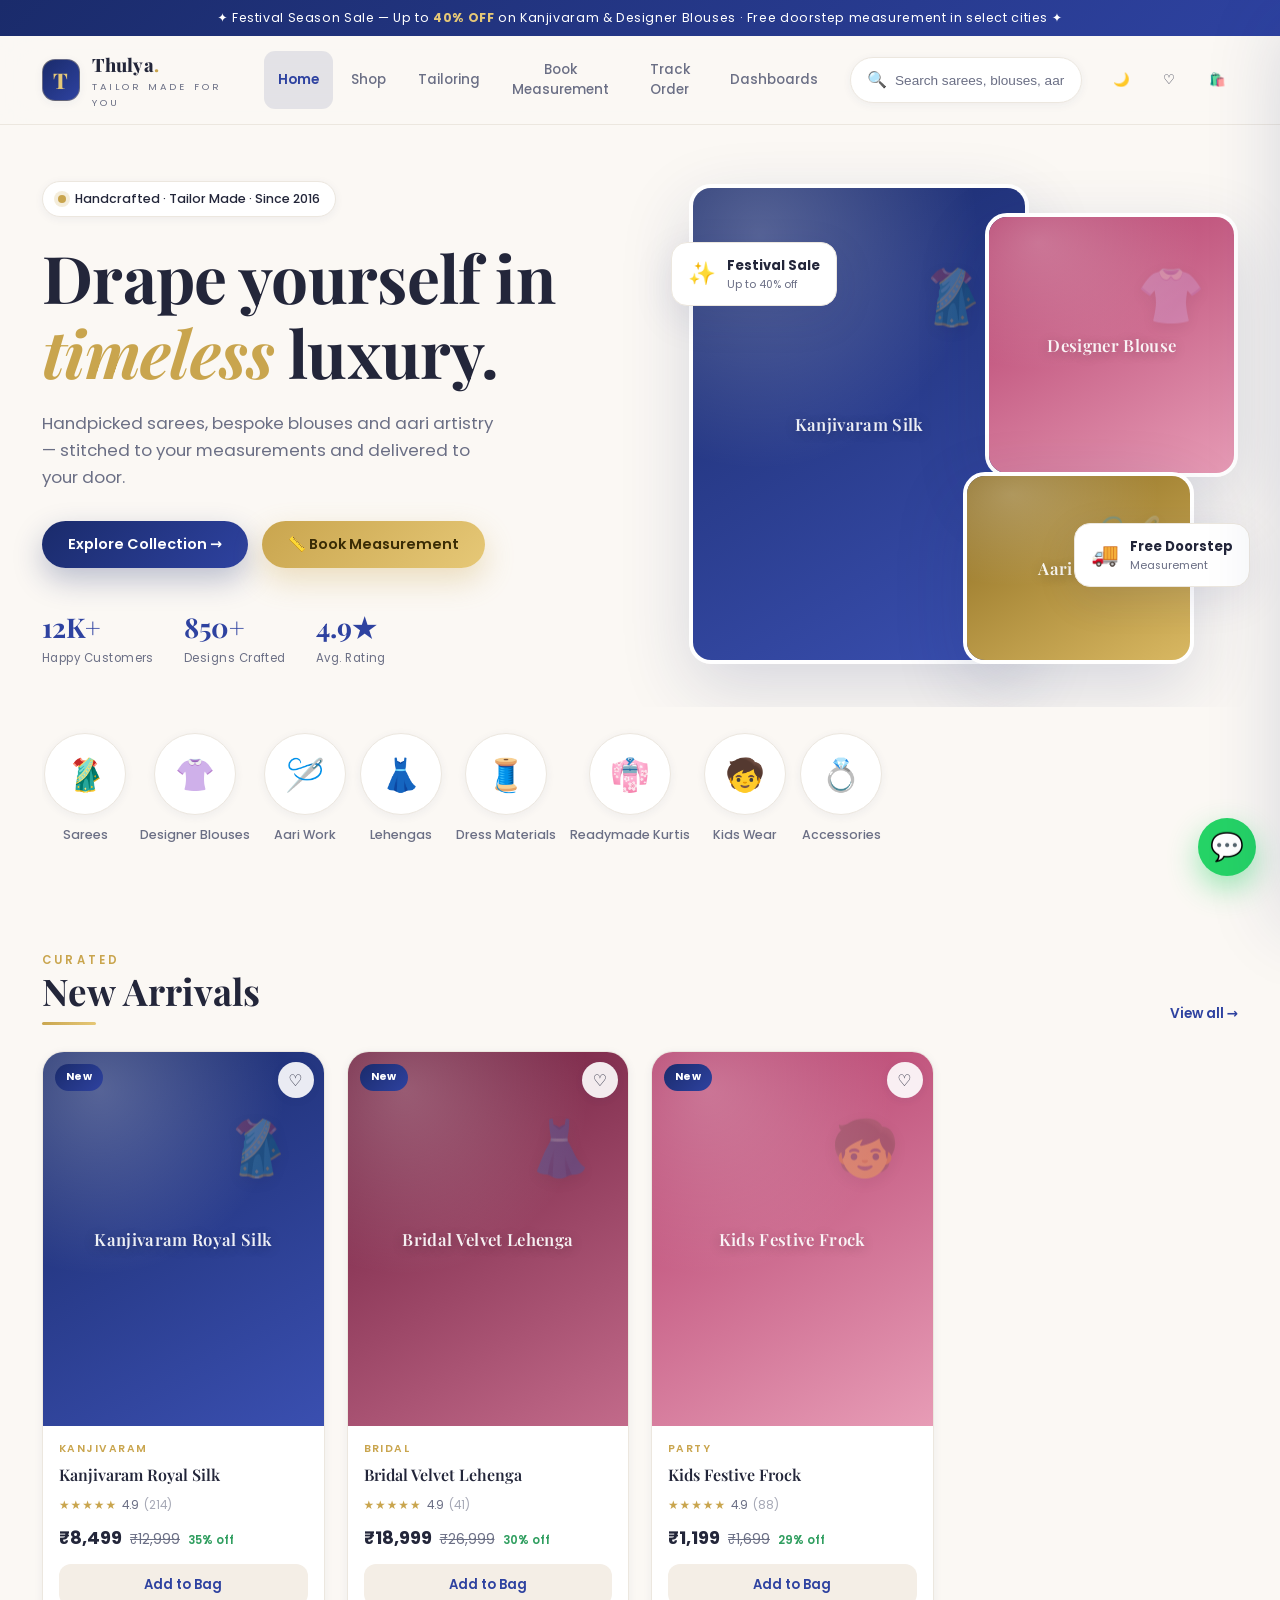
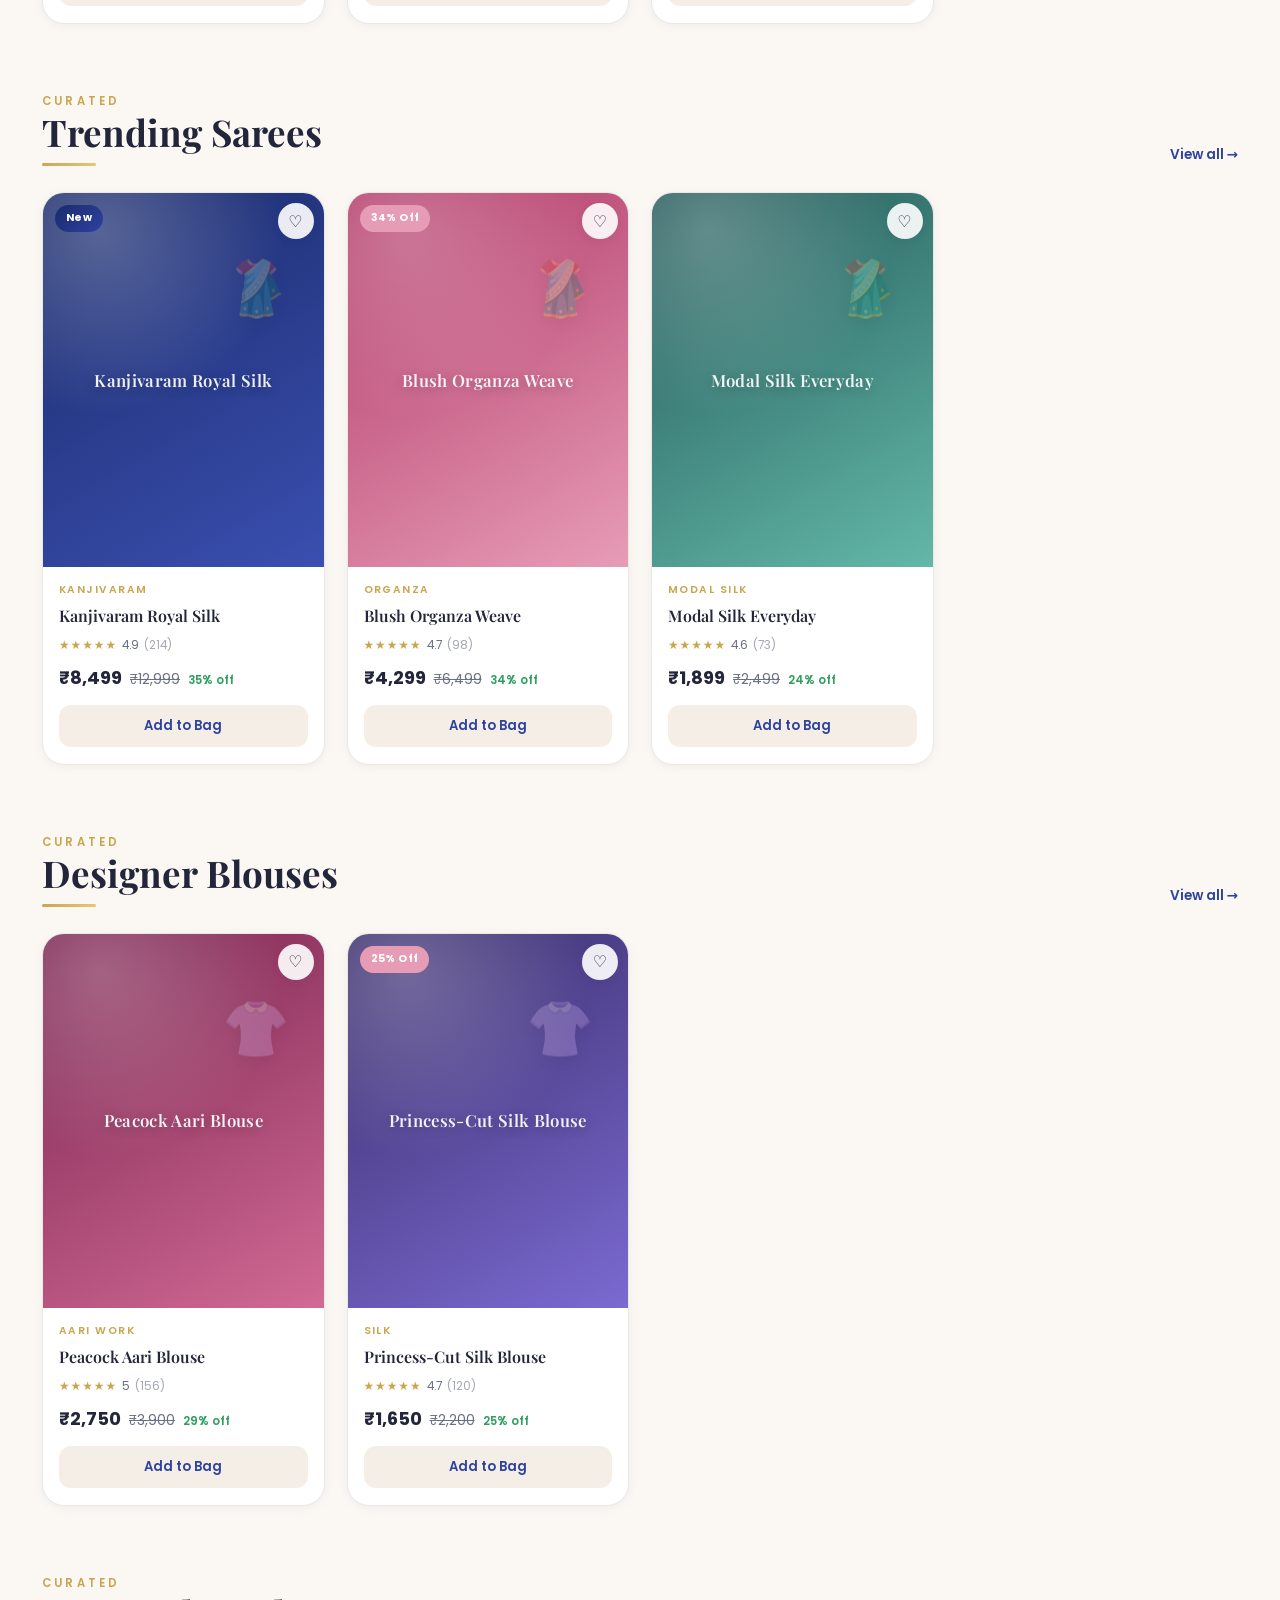
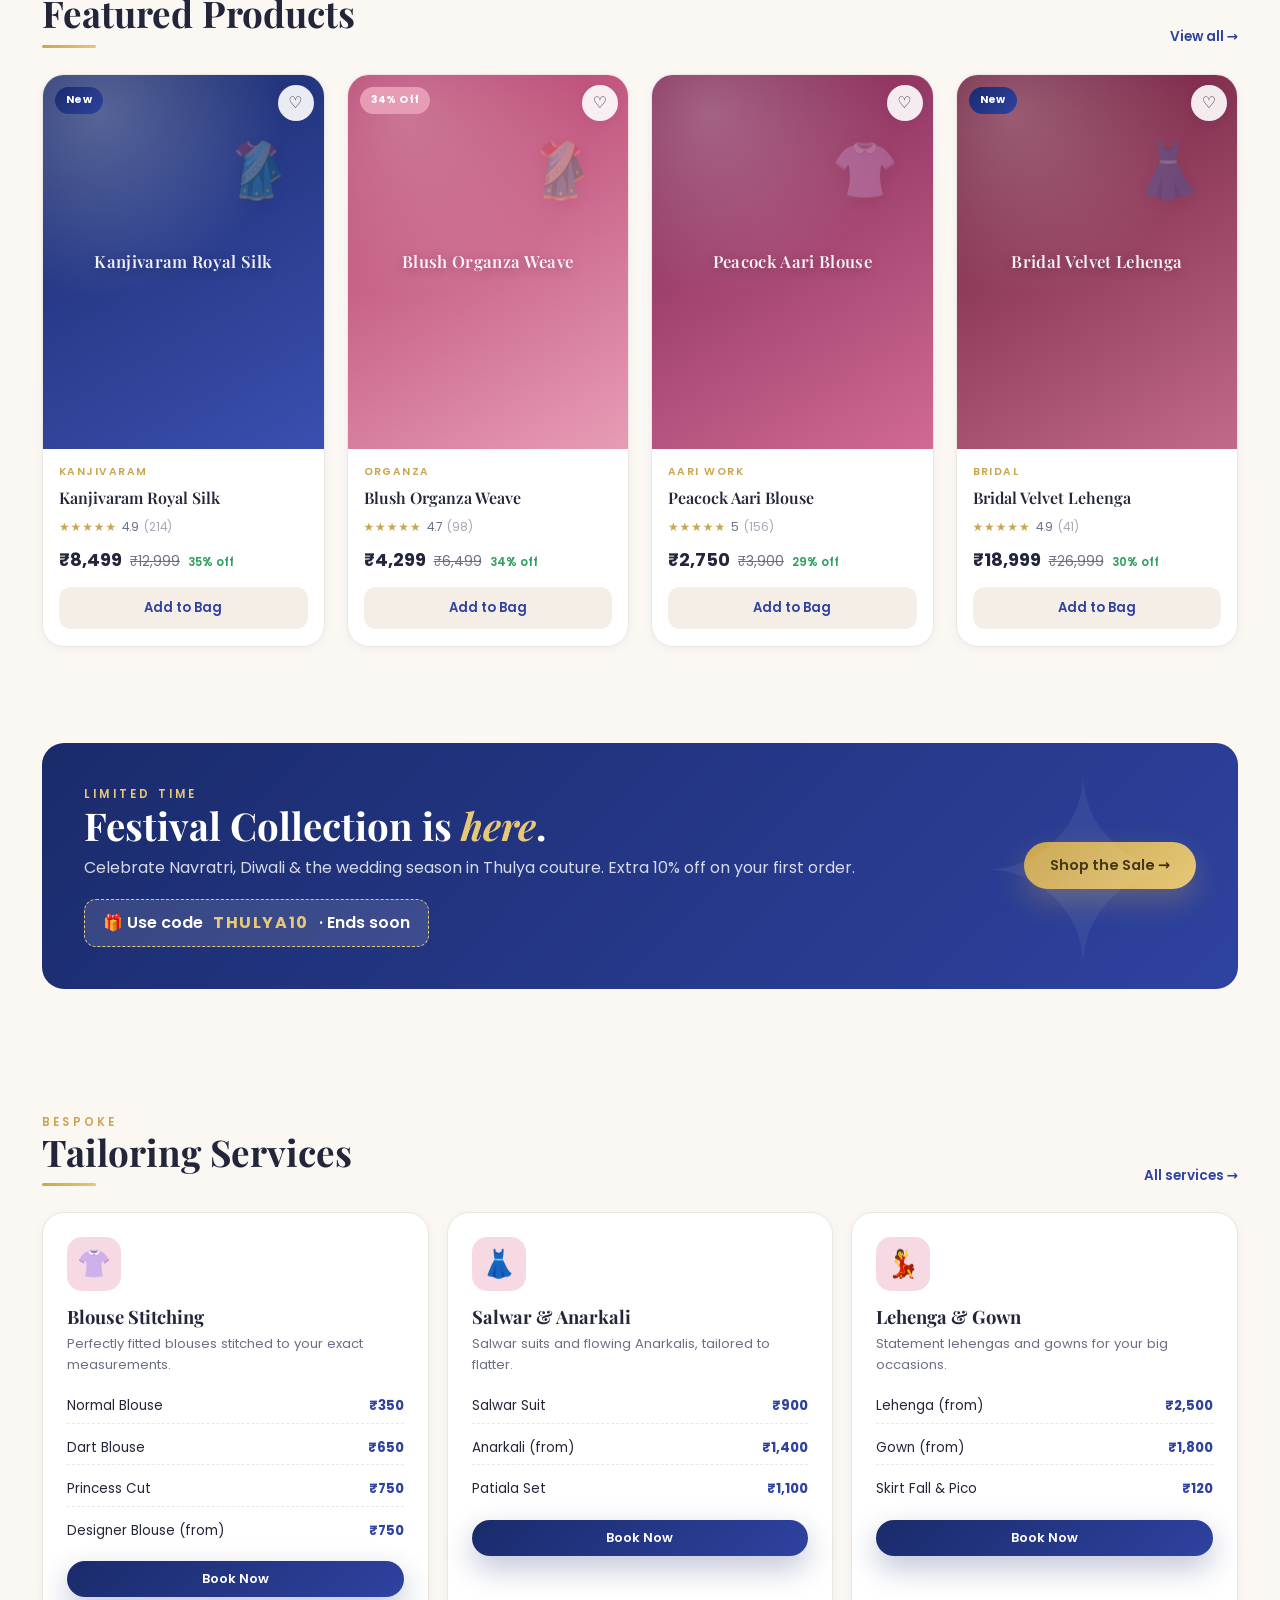
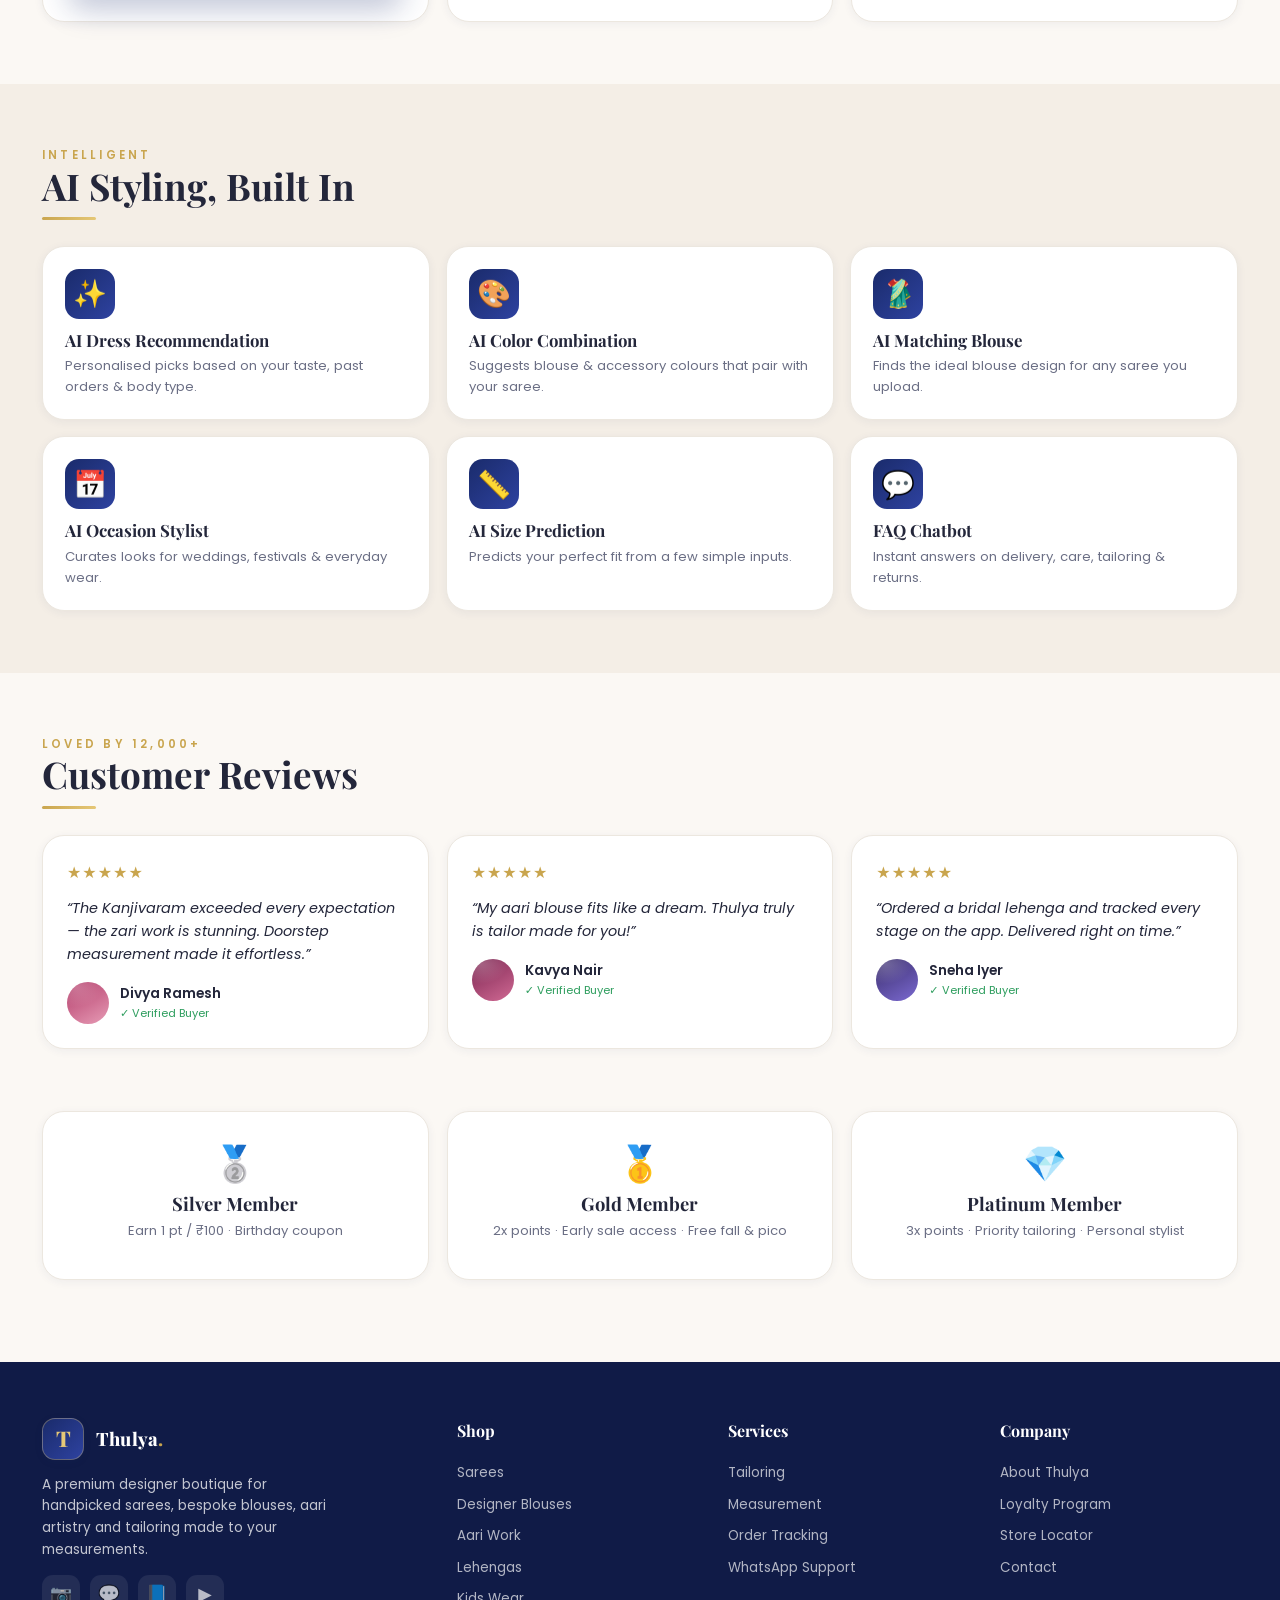
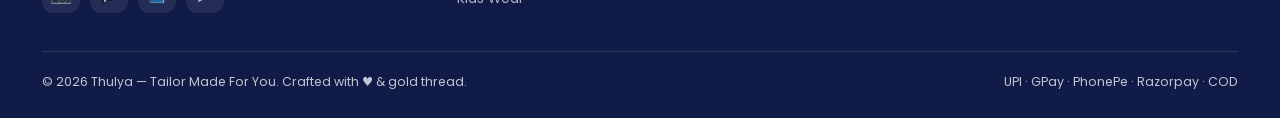
<file: thulya/index.html>
<!DOCTYPE html>
<html lang="en" data-theme="light">
<head>
  <meta charset="UTF-8" />
  <meta name="viewport" content="width=device-width, initial-scale=1.0" />
  <meta name="description" content="Thulya — Tailor Made For You. Premium boutique for sarees, designer blouses, aari work, tailoring & more." />
  <title>Thulya — Tailor Made For You</title>
  <link rel="preconnect" href="https://fonts.googleapis.com" />
  <link rel="preconnect" href="https://fonts.gstatic.com" crossorigin />
  <link href="https://fonts.googleapis.com/css2?family=Playfair+Display:ital,wght@0,400;0,600;0,700;0,800;1,500&family=Poppins:wght@300;400;500;600;700&display=swap" rel="stylesheet" />
  <style>
    /* ============ DESIGN TOKENS ============ */
    :root {
      --royal: #1a2b6b;
      --royal-deep: #101b47;
      --royal-soft: #2e42a0;
      --blush: #f7d9e3;
      --blush-deep: #e79cb6;
      --gold: #c9a54e;
      --gold-bright: #e6c877;
      --white: #ffffff;
      --ivory: #fbf8f4;
      --ink: #23263a;
      --muted: #6b6f85;
      --line: #ece7df;
      --card: #ffffff;
      --bg: #fbf8f4;
      --bg-alt: #f4eee6;
      --shadow-sm: 0 2px 10px rgba(26,43,107,.06);
      --shadow: 0 12px 40px rgba(26,43,107,.10);
      --shadow-lg: 0 24px 70px rgba(26,43,107,.16);
      --radius: 22px;
      --radius-sm: 14px;
      --grad-royal: linear-gradient(135deg, #1a2b6b, #2e42a0);
      --grad-gold: linear-gradient(135deg, #c9a54e, #e6c877);
      --grad-blush: linear-gradient(135deg, #f7d9e3, #e79cb6);
      --font-head: 'Playfair Display', Georgia, 'Times New Roman', serif;
      --font-body: 'Poppins', system-ui, -apple-system, 'Segoe UI', sans-serif;
    }
    [data-theme="dark"] {
      --white: #ffffff;
      --ivory: #171826;
      --ink: #eef0fb;
      --muted: #a1a6c4;
      --line: #2a2c44;
      --card: #1d1f30;
      --bg: #12131f;
      --bg-alt: #191b2a;
      --blush: #3a2733;
      --shadow-sm: 0 2px 10px rgba(0,0,0,.3);
      --shadow: 0 12px 40px rgba(0,0,0,.45);
      --shadow-lg: 0 24px 70px rgba(0,0,0,.55);
    }

    * { margin: 0; padding: 0; box-sizing: border-box; }
    html { scroll-behavior: smooth; }
    body {
      font-family: var(--font-body);
      background: var(--bg);
      color: var(--ink);
      line-height: 1.6;
      -webkit-font-smoothing: antialiased;
      transition: background .4s ease, color .4s ease;
    }
    h1,h2,h3,h4 { font-family: var(--font-head); font-weight: 700; line-height: 1.15; }
    a { color: inherit; text-decoration: none; }
    img { max-width: 100%; display: block; }
    button { font-family: inherit; cursor: pointer; border: none; background: none; color: inherit; }
    ::selection { background: var(--gold); color: #fff; }

    .wrap { max-width: 1240px; margin: 0 auto; padding: 0 22px; }
    .eyebrow { font-size: .72rem; letter-spacing: .28em; text-transform: uppercase; color: var(--gold); font-weight: 600; }
    .section-title { font-size: clamp(1.5rem, 3.4vw, 2.3rem); color: var(--ink); }
    .section-head { display: flex; align-items: flex-end; justify-content: space-between; gap: 16px; margin-bottom: 26px; flex-wrap: wrap; }
    .link-more { color: var(--royal-soft); font-weight: 600; font-size: .85rem; display: inline-flex; gap: 6px; align-items: center; }
    [data-theme="dark"] .link-more { color: var(--gold-bright); }
    section.block { padding: 62px 0; }
    .gold-line { width: 54px; height: 3px; background: var(--grad-gold); border-radius: 3px; margin-top: 10px; }

    /* ============ TOP BAR ============ */
    .announce { background: var(--grad-royal); color: #fff; text-align: center; font-size: .78rem; letter-spacing: .05em; padding: 8px 12px; }
    .announce b { color: var(--gold-bright); }

    header.nav {
      position: sticky; top: 0; z-index: 60;
      background: color-mix(in srgb, var(--bg) 82%, transparent);
      backdrop-filter: blur(18px) saturate(1.2);
      -webkit-backdrop-filter: blur(18px) saturate(1.2);
      border-bottom: 1px solid var(--line);
    }
    .nav-inner { display: flex; align-items: center; gap: 18px; padding: 14px 22px; max-width: 1240px; margin: 0 auto; }
    .brand { display: flex; align-items: center; gap: 12px; }
    .brand-mark {
      width: 42px; height: 42px; border-radius: 13px; display: grid; place-items: center;
      background: var(--grad-royal); color: var(--gold-bright); font-family: var(--font-head);
      font-weight: 800; font-size: 1.35rem; box-shadow: var(--shadow-sm);
      border: 1px solid rgba(230,200,119,.35);
    }
    .brand-name { font-family: var(--font-head); font-weight: 800; font-size: 1.15rem; letter-spacing: .01em; }
    .brand-name span { color: var(--gold); }
    .brand-tag { font-size: .6rem; letter-spacing: .32em; text-transform: uppercase; color: var(--muted); }

    .nav-links { display: flex; gap: 4px; margin-left: 8px; }
    .nav-links button {
      padding: 9px 14px; border-radius: 11px; font-size: .84rem; font-weight: 500; color: var(--muted);
      transition: all .2s;
    }
    .nav-links button:hover { color: var(--ink); background: var(--bg-alt); }
    .nav-links button.active { color: var(--royal-soft); background: color-mix(in srgb, var(--royal) 10%, transparent); font-weight: 600; }
    [data-theme="dark"] .nav-links button.active { color: var(--gold-bright); }

    .search {
      flex: 1; max-width: 320px; margin-left: auto; display: flex; align-items: center; gap: 8px;
      background: var(--card); border: 1px solid var(--line); border-radius: 30px; padding: 9px 16px;
      box-shadow: var(--shadow-sm);
    }
    .search input { border: none; background: none; outline: none; flex: 1; font-size: .85rem; color: var(--ink); }
    .search input::placeholder { color: var(--muted); }

    .nav-actions { display: flex; align-items: center; gap: 6px; }
    .icon-btn {
      width: 42px; height: 42px; border-radius: 12px; display: grid; place-items: center; position: relative;
      color: var(--ink); transition: all .2s; border: 1px solid transparent;
    }
    .icon-btn:hover { background: var(--bg-alt); border-color: var(--line); }
    .badge {
      position: absolute; top: 3px; right: 3px; min-width: 18px; height: 18px; padding: 0 5px;
      background: var(--blush-deep); color: #fff; font-size: .62rem; font-weight: 700; border-radius: 9px;
      display: grid; place-items: center; box-shadow: 0 2px 6px rgba(231,156,182,.5);
    }
    .badge.gold { background: var(--gold); }
    .menu-toggle { display: none; }

    /* ============ HERO ============ */
    .hero { position: relative; overflow: hidden; }
    .hero-grid { display: grid; grid-template-columns: 1.05fr .95fr; gap: 40px; align-items: center; padding: 56px 0 40px; }
    .hero-copy h1 { font-size: clamp(2.4rem, 5.6vw, 4.1rem); letter-spacing: -.01em; }
    .hero-copy h1 em { font-style: italic; color: var(--gold); }
    .hero-copy p { color: var(--muted); font-size: 1.05rem; margin: 20px 0 30px; max-width: 460px; }
    .hero-badge { display: inline-flex; align-items: center; gap: 9px; background: var(--card); border: 1px solid var(--line); padding: 7px 15px; border-radius: 30px; font-size: .78rem; font-weight: 500; box-shadow: var(--shadow-sm); margin-bottom: 22px; }
    .hero-badge .dot { width: 8px; height: 8px; border-radius: 50%; background: var(--gold); box-shadow: 0 0 0 4px rgba(201,165,78,.2); }
    .hero-cta { display: flex; gap: 14px; flex-wrap: wrap; }
    .hero-stats { display: flex; gap: 30px; margin-top: 38px; }
    .hero-stats .num { font-family: var(--font-head); font-size: 1.7rem; font-weight: 700; color: var(--royal-soft); }
    [data-theme="dark"] .hero-stats .num { color: var(--gold-bright); }
    .hero-stats .lbl { font-size: .72rem; color: var(--muted); letter-spacing: .04em; }

    .btn {
      display: inline-flex; align-items: center; gap: 9px; padding: 13px 26px; border-radius: 30px;
      font-weight: 600; font-size: .9rem; transition: all .25s; white-space: nowrap;
    }
    .btn-primary { background: var(--grad-royal); color: #fff; box-shadow: 0 12px 30px rgba(26,43,107,.28); }
    .btn-primary:hover { transform: translateY(-2px); box-shadow: 0 18px 40px rgba(26,43,107,.36); }
    .btn-gold { background: var(--grad-gold); color: #3a2c05; box-shadow: 0 12px 30px rgba(201,165,78,.32); }
    .btn-gold:hover { transform: translateY(-2px); }
    .btn-ghost { background: var(--card); color: var(--ink); border: 1px solid var(--line); box-shadow: var(--shadow-sm); }
    .btn-ghost:hover { border-color: var(--gold); transform: translateY(-2px); }
    .btn-wa { background: #25d366; color: #fff; }
    .btn-wa:hover { transform: translateY(-2px); box-shadow: 0 12px 26px rgba(37,211,102,.4); }
    .btn-sm { padding: 9px 16px; font-size: .8rem; }

    .hero-visual { position: relative; height: 480px; }
    .hero-card {
      position: absolute; border-radius: var(--radius); overflow: hidden; box-shadow: var(--shadow-lg);
      border: 4px solid var(--card);
    }
    .hero-card .ph { width: 100%; height: 100%; }
    .hc1 { width: 62%; height: 100%; left: 0; top: 0; z-index: 2; }
    .hc2 { width: 46%; height: 55%; right: 0; top: 6%; z-index: 3; }
    .hc3 { width: 42%; height: 40%; right: 8%; bottom: 0; z-index: 3; }
    .hero-float {
      position: absolute; z-index: 4; background: var(--card); border-radius: 16px; padding: 12px 16px;
      box-shadow: var(--shadow); display: flex; align-items: center; gap: 11px; border: 1px solid var(--line);
    }
    .hf-tl { top: 12%; left: -18px; animation: float 5s ease-in-out infinite; }
    .hf-br { bottom: 16%; right: -12px; animation: float 5s ease-in-out infinite .8s; }
    .hero-float .em { font-size: 1.4rem; }
    .hero-float .t { font-weight: 700; font-size: .82rem; }
    .hero-float .s { font-size: .68rem; color: var(--muted); }
    @keyframes float { 0%,100%{transform:translateY(0)} 50%{transform:translateY(-11px)} }

    /* ============ PLACEHOLDER "IMAGES" ============ */
    .ph { position: relative; display: grid; place-items: center; overflow: hidden; }
    .ph::after { content: ""; position: absolute; inset: 0; background: radial-gradient(120% 90% at 20% 10%, rgba(255,255,255,.25), transparent 55%); }
    .ph .ph-label { position: relative; z-index: 2; font-family: var(--font-head); color: rgba(255,255,255,.92); font-weight: 600; font-size: 1.05rem; text-align: center; padding: 0 14px; text-shadow: 0 2px 12px rgba(0,0,0,.25); letter-spacing: .02em; }
    .ph .ph-em { position: absolute; font-size: 3.4rem; opacity: .28; top: 14%; right: 12%; filter: drop-shadow(0 4px 8px rgba(0,0,0,.2)); }
    .g1 { background: linear-gradient(150deg, #1a2b6b, #3a4fb0); }
    .g2 { background: linear-gradient(150deg, #b23a68, #e79cb6); }
    .g3 { background: linear-gradient(150deg, #7a2450, #d16a94); }
    .g4 { background: linear-gradient(150deg, #245a5a, #63b8a8); }
    .g5 { background: linear-gradient(150deg, #8a6a1e, #d9b862); }
    .g6 { background: linear-gradient(150deg, #3a2d6b, #7b6ad1); }
    .g7 { background: linear-gradient(150deg, #6b1a3a, #c26a8a); }
    .g8 { background: linear-gradient(150deg, #2b4a7a, #6a9ad1); }

    /* ============ CATEGORY STRIP ============ */
    .cat-strip { display: flex; gap: 14px; overflow-x: auto; padding: 6px 2px 10px; scrollbar-width: none; }
    .cat-strip::-webkit-scrollbar { display: none; }
    .cat-pill {
      flex: 0 0 auto; display: flex; flex-direction: column; align-items: center; gap: 10px; cursor: pointer;
    }
    .cat-pill .circle {
      width: 82px; height: 82px; border-radius: 50%; display: grid; place-items: center; font-size: 2rem;
      background: var(--card); border: 1.5px solid var(--line); box-shadow: var(--shadow-sm); transition: all .25s;
    }
    .cat-pill:hover .circle { transform: translateY(-4px); border-color: var(--gold); box-shadow: var(--shadow); }
    .cat-pill .nm { font-size: .78rem; font-weight: 500; color: var(--muted); }

    /* ============ PRODUCT CARDS ============ */
    .prod-grid { display: grid; grid-template-columns: repeat(4, 1fr); gap: 22px; }
    .prod-grid.wide { grid-template-columns: repeat(auto-fill, minmax(240px, 1fr)); }
    .card {
      background: var(--card); border-radius: var(--radius); overflow: hidden; box-shadow: var(--shadow-sm);
      border: 1px solid var(--line); transition: all .3s; position: relative;
    }
    .card:hover { transform: translateY(-6px); box-shadow: var(--shadow-lg); }
    .card-media { position: relative; aspect-ratio: 3/4; cursor: pointer; }
    .card-media .ph { width: 100%; height: 100%; }
    .card-tag {
      position: absolute; top: 12px; left: 12px; z-index: 3; background: var(--grad-gold); color: #3a2c05;
      font-size: .66rem; font-weight: 700; padding: 5px 11px; border-radius: 20px; letter-spacing: .04em;
    }
    .card-tag.new { background: var(--grad-royal); color: #fff; }
    .card-tag.sale { background: var(--blush-deep); color: #fff; }
    .card-wish {
      position: absolute; top: 10px; right: 10px; z-index: 3; width: 36px; height: 36px; border-radius: 50%;
      background: rgba(255,255,255,.9); display: grid; place-items: center; box-shadow: var(--shadow-sm);
      transition: all .2s; font-size: 1rem;
    }
    .card-wish:hover { transform: scale(1.12); }
    .card-wish.on { background: var(--blush-deep); }
    .card-body { padding: 15px 16px 17px; }
    .card-cat { font-size: .66rem; letter-spacing: .14em; text-transform: uppercase; color: var(--gold); font-weight: 600; }
    .card-name { font-family: var(--font-head); font-weight: 600; font-size: 1rem; margin: 4px 0 8px; color: var(--ink); }
    .card-rate { display: flex; align-items: center; gap: 5px; font-size: .74rem; color: var(--muted); margin-bottom: 9px; }
    .stars { color: var(--gold); letter-spacing: 1px; }
    .price-row { display: flex; align-items: baseline; gap: 8px; }
    .price { font-weight: 700; font-size: 1.12rem; color: var(--ink); }
    .price-old { font-size: .85rem; color: var(--muted); text-decoration: line-through; }
    .price-off { font-size: .72rem; color: #2f9e5f; font-weight: 600; }
    .card-add {
      margin-top: 12px; width: 100%; padding: 10px; border-radius: 12px; background: var(--bg-alt);
      color: var(--royal-soft); font-weight: 600; font-size: .82rem; transition: all .2s; border: 1px solid transparent;
    }
    [data-theme="dark"] .card-add { color: var(--gold-bright); }
    .card-add:hover { background: var(--grad-royal); color: #fff; }

    /* ============ RIBBON / OFFER BANNER ============ */
    .offer-banner {
      background: var(--grad-royal); border-radius: var(--radius); padding: 42px; color: #fff; position: relative;
      overflow: hidden; display: grid; grid-template-columns: 1fr auto; align-items: center; gap: 24px;
    }
    .offer-banner::before { content: "✦"; position: absolute; font-size: 16rem; opacity: .06; right: 4%; top: -30%; }
    .offer-banner h2 { color: #fff; font-size: clamp(1.6rem, 3.5vw, 2.4rem); }
    .offer-banner h2 em { color: var(--gold-bright); font-style: italic; }
    .offer-banner p { color: rgba(255,255,255,.82); margin-top: 8px; }
    .coupon { display: inline-flex; align-items: center; gap: 10px; margin-top: 18px; background: rgba(255,255,255,.12); border: 1px dashed var(--gold-bright); border-radius: 12px; padding: 10px 18px; font-weight: 600; }
    .coupon b { color: var(--gold-bright); letter-spacing: .1em; }

    /* ============ TAILORING ============ */
    .tailor-grid { display: grid; grid-template-columns: repeat(3, 1fr); gap: 18px; }
    .tailor-card {
      background: var(--card); border: 1px solid var(--line); border-radius: var(--radius); padding: 24px;
      box-shadow: var(--shadow-sm); transition: all .3s;
    }
    .tailor-card:hover { transform: translateY(-5px); box-shadow: var(--shadow); border-color: var(--gold); }
    .tailor-card .ic { width: 54px; height: 54px; border-radius: 15px; display: grid; place-items: center; font-size: 1.7rem; background: var(--blush); margin-bottom: 15px; }
    .tailor-card h4 { font-size: 1.15rem; margin-bottom: 6px; }
    .tailor-card .desc { font-size: .82rem; color: var(--muted); margin-bottom: 14px; min-height: 40px; }
    .price-list { display: flex; flex-direction: column; gap: 7px; }
    .price-list .pl-row { display: flex; justify-content: space-between; align-items: center; font-size: .84rem; padding: 6px 0; border-bottom: 1px dashed var(--line); }
    .price-list .pl-row:last-child { border-bottom: none; }
    .price-list .pl-price { font-weight: 700; color: var(--royal-soft); }
    [data-theme="dark"] .price-list .pl-price { color: var(--gold-bright); }
    .price-list .pl-price[contenteditable="true"] { outline: 1px dashed var(--gold); border-radius: 6px; padding: 1px 6px; }

    /* ============ BOOKING / FORMS ============ */
    .panel { background: var(--card); border: 1px solid var(--line); border-radius: var(--radius); box-shadow: var(--shadow-sm); }
    .form-grid { display: grid; grid-template-columns: 1fr 1fr; gap: 16px; }
    .field { display: flex; flex-direction: column; gap: 6px; }
    .field.full { grid-column: 1 / -1; }
    .field label { font-size: .78rem; font-weight: 600; color: var(--ink); }
    .field input, .field select, .field textarea {
      padding: 12px 14px; border: 1px solid var(--line); border-radius: 12px; background: var(--bg);
      color: var(--ink); font-family: inherit; font-size: .88rem; outline: none; transition: all .2s;
    }
    .field input:focus, .field select:focus, .field textarea:focus { border-color: var(--gold); box-shadow: 0 0 0 3px rgba(201,165,78,.15); }
    .seg { display: flex; gap: 10px; flex-wrap: wrap; }
    .seg .opt {
      flex: 1; min-width: 130px; border: 1.5px solid var(--line); border-radius: 14px; padding: 14px; cursor: pointer;
      transition: all .2s; text-align: center; background: var(--bg);
    }
    .seg .opt.sel { border-color: var(--gold); background: color-mix(in srgb, var(--gold) 10%, transparent); }
    .seg .opt .em { font-size: 1.5rem; }
    .seg .opt .t { font-weight: 600; font-size: .84rem; margin-top: 5px; }
    .seg .opt .s { font-size: .7rem; color: var(--muted); }

    /* ============ ORDER TRACKING ============ */
    .timeline { display: flex; flex-direction: column; gap: 0; }
    .tl-row { display: grid; grid-template-columns: 40px 1fr; gap: 16px; position: relative; }
    .tl-dot { width: 32px; height: 32px; border-radius: 50%; display: grid; place-items: center; font-size: .85rem; z-index: 2; background: var(--bg-alt); color: var(--muted); border: 2px solid var(--line); }
    .tl-row.done .tl-dot { background: var(--grad-royal); color: #fff; border-color: transparent; }
    .tl-row.active .tl-dot { background: var(--grad-gold); color: #3a2c05; border-color: transparent; box-shadow: 0 0 0 5px rgba(201,165,78,.2); }
    .tl-line { position: absolute; left: 19px; top: 32px; bottom: -8px; width: 2px; background: var(--line); }
    .tl-row.done .tl-line { background: var(--royal-soft); }
    .tl-body { padding-bottom: 26px; }
    .tl-body .t { font-weight: 600; font-size: .92rem; }
    .tl-body .s { font-size: .76rem; color: var(--muted); }
    .tl-body.upcoming .t { color: var(--muted); }

    /* ============ DASHBOARD ============ */
    .dash-tabs { display: flex; gap: 8px; margin-bottom: 26px; flex-wrap: wrap; }
    .dash-tabs button { padding: 10px 18px; border-radius: 30px; font-size: .84rem; font-weight: 600; color: var(--muted); border: 1px solid var(--line); background: var(--card); transition: all .2s; }
    .dash-tabs button.active { background: var(--grad-royal); color: #fff; border-color: transparent; }
    .stat-grid { display: grid; grid-template-columns: repeat(4, 1fr); gap: 18px; margin-bottom: 24px; }
    .stat {
      background: var(--card); border: 1px solid var(--line); border-radius: var(--radius-sm); padding: 20px;
      box-shadow: var(--shadow-sm); position: relative; overflow: hidden;
    }
    .stat .ic { width: 40px; height: 40px; border-radius: 11px; display: grid; place-items: center; font-size: 1.2rem; margin-bottom: 12px; }
    .stat .val { font-family: var(--font-head); font-size: 1.8rem; font-weight: 700; }
    .stat .lbl { font-size: .76rem; color: var(--muted); }
    .stat .trend { font-size: .72rem; font-weight: 600; margin-top: 6px; }
    .trend.up { color: #2f9e5f; } .trend.down { color: #d1495b; }
    .ic.b1 { background: var(--blush); } .ic.b2 { background: color-mix(in srgb, var(--royal) 12%, transparent); }
    .ic.b3 { background: color-mix(in srgb, var(--gold) 20%, transparent); } .ic.b4 { background: #dff0e6; }
    [data-theme="dark"] .ic.b4 { background: #1e3a2b; }

    .dash-cols { display: grid; grid-template-columns: 1.4fr 1fr; gap: 20px; }
    .list-panel { background: var(--card); border: 1px solid var(--line); border-radius: var(--radius); padding: 22px; box-shadow: var(--shadow-sm); }
    .list-panel h4 { margin-bottom: 14px; display: flex; justify-content: space-between; align-items: center; }
    .li { display: flex; align-items: center; gap: 12px; padding: 11px 0; border-bottom: 1px solid var(--line); }
    .li:last-child { border-bottom: none; }
    .li .av { width: 42px; height: 42px; border-radius: 11px; flex: 0 0 auto; }
    .li .grow { flex: 1; min-width: 0; }
    .li .t { font-weight: 600; font-size: .86rem; }
    .li .s { font-size: .74rem; color: var(--muted); }
    .chip { font-size: .68rem; font-weight: 600; padding: 4px 10px; border-radius: 20px; white-space: nowrap; }
    .chip.warn { background: #fdf0d5; color: #a6761d; } [data-theme="dark"] .chip.warn { background: #3a2f14; color: var(--gold-bright); }
    .chip.ok { background: #dff0e6; color: #2f7a4e; } [data-theme="dark"] .chip.ok { background: #17311f; color: #7fd9a3; }
    .chip.info { background: color-mix(in srgb, var(--royal) 12%, transparent); color: var(--royal-soft); } [data-theme="dark"] .chip.info { background: #1e2450; color: #a9b6ff; }
    .chip.hot { background: var(--blush); color: #b23a68; }

    .bar-track { height: 7px; border-radius: 6px; background: var(--bg-alt); overflow: hidden; margin-top: 6px; }
    .bar-fill { height: 100%; border-radius: 6px; background: var(--grad-gold); }

    /* ============ AI FEATURES ============ */
    .ai-grid { display: grid; grid-template-columns: repeat(3, 1fr); gap: 16px; }
    .ai-card { background: var(--card); border: 1px solid var(--line); border-radius: var(--radius); padding: 22px; box-shadow: var(--shadow-sm); transition: all .3s; }
    .ai-card:hover { transform: translateY(-4px); box-shadow: var(--shadow); }
    .ai-card .ic { font-size: 1.7rem; margin-bottom: 12px; display: inline-grid; place-items: center; width: 50px; height: 50px; border-radius: 14px; background: var(--grad-royal); }
    .ai-card h4 { font-size: 1.05rem; margin-bottom: 5px; }
    .ai-card p { font-size: .82rem; color: var(--muted); }

    /* ============ REVIEWS ============ */
    .review-grid { display: grid; grid-template-columns: repeat(3, 1fr); gap: 18px; }
    .review { background: var(--card); border: 1px solid var(--line); border-radius: var(--radius); padding: 24px; box-shadow: var(--shadow-sm); }
    .review .stars { font-size: 1rem; margin-bottom: 12px; }
    .review p { font-size: .9rem; color: var(--ink); font-style: italic; margin-bottom: 16px; }
    .review .who { display: flex; align-items: center; gap: 11px; }
    .review .who .av { width: 42px; height: 42px; border-radius: 50%; }
    .review .who .nm { font-weight: 600; font-size: .86rem; }
    .review .who .verified { font-size: .7rem; color: #2f9e5f; }

    /* ============ FOOTER ============ */
    footer { background: var(--royal-deep); color: rgba(255,255,255,.75); padding: 56px 0 26px; margin-top: 20px; }
    footer .cols { display: grid; grid-template-columns: 1.6fr 1fr 1fr 1fr; gap: 34px; }
    footer h5 { color: #fff; font-family: var(--font-head); font-size: 1rem; margin-bottom: 14px; }
    footer a { display: block; font-size: .84rem; padding: 5px 0; color: rgba(255,255,255,.68); transition: color .2s; }
    footer a:hover { color: var(--gold-bright); }
    footer .brand-name { color: #fff; }
    footer .fbrand p { font-size: .85rem; margin: 14px 0; max-width: 300px; }
    .foot-bottom { border-top: 1px solid rgba(255,255,255,.12); margin-top: 36px; padding-top: 20px; display: flex; justify-content: space-between; gap: 14px; flex-wrap: wrap; font-size: .78rem; }
    .socials { display: flex; gap: 10px; }
    .socials a { width: 38px; height: 38px; border-radius: 11px; display: grid; place-items: center; background: rgba(255,255,255,.08); font-size: 1.1rem; }
    .socials a:hover { background: var(--gold); }

    /* ============ CART DRAWER ============ */
    .overlay { position: fixed; inset: 0; background: rgba(16,27,71,.5); backdrop-filter: blur(3px); z-index: 90; opacity: 0; pointer-events: none; transition: opacity .3s; }
    .overlay.show { opacity: 1; pointer-events: auto; }
    .drawer {
      position: fixed; top: 0; right: 0; height: 100%; width: min(420px, 92vw); background: var(--bg); z-index: 95;
      transform: translateX(100%); transition: transform .35s cubic-bezier(.4,0,.2,1); display: flex; flex-direction: column;
      box-shadow: var(--shadow-lg);
    }
    .drawer.show { transform: translateX(0); }
    .drawer-head { padding: 20px 22px; border-bottom: 1px solid var(--line); display: flex; justify-content: space-between; align-items: center; }
    .drawer-head h3 { font-size: 1.2rem; }
    .drawer-body { flex: 1; overflow-y: auto; padding: 16px 22px; }
    .cart-item { display: flex; gap: 13px; padding: 13px 0; border-bottom: 1px solid var(--line); }
    .cart-item .av { width: 66px; height: 84px; border-radius: 12px; flex: 0 0 auto; }
    .cart-item .grow { flex: 1; min-width: 0; }
    .qty { display: inline-flex; align-items: center; gap: 12px; margin-top: 8px; background: var(--card); border: 1px solid var(--line); border-radius: 20px; padding: 4px 10px; }
    .qty button { font-weight: 700; color: var(--royal-soft); width: 20px; }
    .drawer-foot { padding: 20px 22px; border-top: 1px solid var(--line); background: var(--card); }
    .drawer-foot .row { display: flex; justify-content: space-between; margin-bottom: 8px; font-size: .88rem; }
    .drawer-foot .row.total { font-weight: 700; font-size: 1.1rem; font-family: var(--font-head); }
    .empty-state { text-align: center; padding: 50px 20px; color: var(--muted); }
    .empty-state .em { font-size: 3rem; opacity: .4; }

    /* ============ PRODUCT MODAL ============ */
    .modal { position: fixed; inset: 0; z-index: 100; display: grid; place-items: center; padding: 20px; opacity: 0; pointer-events: none; transition: opacity .3s; }
    .modal.show { opacity: 1; pointer-events: auto; }
    .modal-card { background: var(--bg); border-radius: var(--radius); width: min(940px, 100%); max-height: 92vh; overflow-y: auto; box-shadow: var(--shadow-lg); display: grid; grid-template-columns: 1fr 1fr; }
    .modal-media { position: relative; }
    .modal-media .main { aspect-ratio: 3/4; position: sticky; top: 0; }
    .modal-media .main .ph { width: 100%; height: 100%; }
    .modal-zoom { position: absolute; bottom: 14px; left: 14px; background: rgba(0,0,0,.5); color: #fff; font-size: .72rem; padding: 6px 12px; border-radius: 20px; display: flex; gap: 6px; align-items: center; }
    .modal-thumbs { display: flex; gap: 8px; padding: 12px; }
    .modal-thumbs .th { width: 52px; height: 66px; border-radius: 9px; cursor: pointer; border: 2px solid transparent; }
    .modal-thumbs .th.sel { border-color: var(--gold); }
    .modal-info { padding: 30px; }
    .modal-close { position: absolute; top: 14px; right: 14px; z-index: 5; width: 38px; height: 38px; border-radius: 50%; background: rgba(255,255,255,.9); display: grid; place-items: center; box-shadow: var(--shadow-sm); }
    .modal-info h2 { font-size: 1.6rem; margin: 8px 0; }
    .spec-grid { display: grid; grid-template-columns: 1fr 1fr; gap: 10px 20px; margin: 18px 0; }
    .spec { border-bottom: 1px dashed var(--line); padding-bottom: 7px; }
    .spec .k { font-size: .68rem; letter-spacing: .1em; text-transform: uppercase; color: var(--muted); }
    .spec .v { font-weight: 600; font-size: .88rem; }
    .size-row { display: flex; gap: 8px; margin: 6px 0 18px; }
    .size-row .sz { width: 42px; height: 42px; border-radius: 11px; border: 1.5px solid var(--line); display: grid; place-items: center; font-weight: 600; font-size: .82rem; cursor: pointer; }
    .size-row .sz.sel { border-color: var(--gold); background: color-mix(in srgb, var(--gold) 12%, transparent); }
    .modal-actions { display: flex; gap: 10px; flex-wrap: wrap; margin-top: 8px; }

    /* ============ TOAST ============ */
    .toast-wrap { position: fixed; bottom: 24px; left: 50%; transform: translateX(-50%); z-index: 120; display: flex; flex-direction: column; gap: 10px; align-items: center; }
    .toast { background: var(--royal-deep); color: #fff; padding: 13px 22px; border-radius: 30px; font-size: .85rem; font-weight: 500; box-shadow: var(--shadow-lg); display: flex; gap: 10px; align-items: center; animation: toastIn .3s; border: 1px solid rgba(230,200,119,.3); }
    .toast .em { color: var(--gold-bright); }
    @keyframes toastIn { from { transform: translateY(20px); opacity: 0; } to { transform: translateY(0); opacity: 1; } }

    /* ============ VIEW SWITCHING & REVEAL ============ */
    .view { display: none; }
    .view.active { display: block; animation: fadeUp .5s ease; }
    @keyframes fadeUp { from { opacity: 0; transform: translateY(14px); } to { opacity: 1; transform: translateY(0); } }
    .reveal { opacity: 0; transform: translateY(24px); transition: opacity .7s ease, transform .7s ease; }
    .reveal.in { opacity: 1; transform: translateY(0); }

    /* WhatsApp FAB */
    .fab-wa { position: fixed; bottom: 24px; right: 24px; z-index: 80; width: 58px; height: 58px; border-radius: 50%; background: #25d366; color: #fff; display: grid; place-items: center; font-size: 1.7rem; box-shadow: 0 12px 30px rgba(37,211,102,.45); animation: pulse 2.4s infinite; }
    @keyframes pulse { 0%{box-shadow:0 12px 30px rgba(37,211,102,.45),0 0 0 0 rgba(37,211,102,.5)} 70%{box-shadow:0 12px 30px rgba(37,211,102,.45),0 0 0 16px rgba(37,211,102,0)} 100%{box-shadow:0 12px 30px rgba(37,211,102,.45),0 0 0 0 rgba(37,211,102,0)} }

    /* ============ RESPONSIVE ============ */
    @media (max-width: 1024px) {
      .prod-grid { grid-template-columns: repeat(3,1fr); }
      .stat-grid { grid-template-columns: repeat(2,1fr); }
      .tailor-grid, .ai-grid, .review-grid { grid-template-columns: repeat(2,1fr); }
      .dash-cols { grid-template-columns: 1fr; }
    }
    @media (max-width: 860px) {
      .nav-links, .search { display: none; }
      .menu-toggle { display: grid; }
      .hero-grid { grid-template-columns: 1fr; }
      .hero-visual { height: 360px; }
      .offer-banner { grid-template-columns: 1fr; }
      .modal-card { grid-template-columns: 1fr; }
      .modal-media .main { position: relative; }
    }
    @media (max-width: 620px) {
      .prod-grid { grid-template-columns: repeat(2,1fr); gap: 14px; }
      .tailor-grid, .ai-grid, .review-grid, .form-grid { grid-template-columns: 1fr; }
      .hero-stats { gap: 20px; }
      section.block { padding: 44px 0; }
      .offer-banner { padding: 28px; }
      footer .cols { grid-template-columns: 1fr 1fr; }
    }

    /* Mobile menu */
    .mobile-menu { position: fixed; inset: 0; z-index: 70; background: var(--bg); transform: translateX(-100%); transition: transform .3s; padding: 22px; display: flex; flex-direction: column; gap: 6px; }
    .mobile-menu.show { transform: translateX(0); }
    .mobile-menu button { text-align: left; padding: 14px 16px; border-radius: 12px; font-weight: 600; font-size: 1rem; color: var(--ink); }
    .mobile-menu button:hover { background: var(--bg-alt); }
  </style>
</head>
<body>

  <div class="announce">✦ Festival Season Sale — Up to <b>40% OFF</b> on Kanjivaram & Designer Blouses · Free doorstep measurement in select cities ✦</div>

  <!-- NAV -->
  <header class="nav">
    <div class="nav-inner">
      <button class="icon-btn menu-toggle" onclick="toggleMenu()" aria-label="Menu">☰</button>
      <div class="brand" onclick="go('home')" style="cursor:pointer">
        <div class="brand-mark">T</div>
        <div>
          <div class="brand-name">Thulya<span>.</span></div>
          <div class="brand-tag">Tailor Made For You</div>
        </div>
      </div>
      <nav class="nav-links" id="navLinks">
        <button data-nav="home" class="active" onclick="go('home')">Home</button>
        <button data-nav="shop" onclick="go('shop')">Shop</button>
        <button data-nav="tailoring" onclick="go('tailoring')">Tailoring</button>
        <button data-nav="booking" onclick="go('booking')">Book Measurement</button>
        <button data-nav="track" onclick="go('track')">Track Order</button>
        <button data-nav="account" onclick="go('account')">Dashboards</button>
      </nav>
      <div class="search">
        <span>🔍</span>
        <input type="text" placeholder="Search sarees, blouses, aari…" oninput="searchProducts(this.value)" />
      </div>
      <div class="nav-actions">
        <button class="icon-btn" onclick="toggleTheme()" aria-label="Theme" id="themeBtn">🌙</button>
        <button class="icon-btn" onclick="go('account')" aria-label="Wishlist">♡<span class="badge" id="wishBadge" style="display:none">0</span></button>
        <button class="icon-btn" onclick="openCart()" aria-label="Cart">🛍️<span class="badge gold" id="cartBadge" style="display:none">0</span></button>
      </div>
    </div>
  </header>

  <div class="mobile-menu" id="mobileMenu">
    <button onclick="go('home');toggleMenu()">Home</button>
    <button onclick="go('shop');toggleMenu()">Shop</button>
    <button onclick="go('tailoring');toggleMenu()">Tailoring Services</button>
    <button onclick="go('booking');toggleMenu()">Book Measurement</button>
    <button onclick="go('track');toggleMenu()">Track Order</button>
    <button onclick="go('account');toggleMenu()">Dashboards</button>
  </div>

  <main id="app"></main>

  <!-- FOOTER -->
  <footer>
    <div class="wrap">
      <div class="cols">
        <div class="fbrand">
          <div class="brand" style="margin-bottom:4px">
            <div class="brand-mark">T</div>
            <div class="brand-name">Thulya<span>.</span></div>
          </div>
          <p>A premium designer boutique for handpicked sarees, bespoke blouses, aari artistry and tailoring made to your measurements.</p>
          <div class="socials">
            <a href="#" aria-label="Instagram">📷</a>
            <a href="#" aria-label="WhatsApp">💬</a>
            <a href="#" aria-label="Facebook">📘</a>
            <a href="#" aria-label="YouTube">▶️</a>
          </div>
        </div>
        <div>
          <h5>Shop</h5>
          <a onclick="go('shop')">Sarees</a><a onclick="go('shop')">Designer Blouses</a>
          <a onclick="go('shop')">Aari Work</a><a onclick="go('shop')">Lehengas</a><a onclick="go('shop')">Kids Wear</a>
        </div>
        <div>
          <h5>Services</h5>
          <a onclick="go('tailoring')">Tailoring</a><a onclick="go('booking')">Measurement</a>
          <a onclick="go('track')">Order Tracking</a><a href="#">WhatsApp Support</a>
        </div>
        <div>
          <h5>Company</h5>
          <a href="#">About Thulya</a><a href="#">Loyalty Program</a>
          <a href="#">Store Locator</a><a href="#">Contact</a>
        </div>
      </div>
      <div class="foot-bottom">
        <span>© 2026 Thulya — Tailor Made For You. Crafted with ♥ &amp; gold thread.</span>
        <span>UPI · GPay · PhonePe · Razorpay · COD</span>
      </div>
    </div>
  </footer>

  <a class="fab-wa" href="#" onclick="waChat('Hi Thulya! I would like to know more about your collection.');return false;" aria-label="WhatsApp">💬</a>

  <!-- CART DRAWER -->
  <div class="overlay" id="overlay" onclick="closeAll()"></div>
  <aside class="drawer" id="cartDrawer">
    <div class="drawer-head">
      <h3>Your Bag 🛍️</h3>
      <button class="icon-btn" onclick="closeAll()">✕</button>
    </div>
    <div class="drawer-body" id="cartBody"></div>
    <div class="drawer-foot" id="cartFoot"></div>
  </aside>

  <!-- PRODUCT MODAL -->
  <div class="modal" id="prodModal"></div>

  <div class="toast-wrap" id="toastWrap"></div>

  <script>
  /* ============================================================
     THULYA — Premium Boutique Prototype
     Single-file interactive demo. Data-driven views, cart,
     wishlist, product detail, tailoring, booking, tracking,
     and role dashboards. State persists in localStorage.
     ============================================================ */

  const WA_NUMBER = '910000000000'; // demo WhatsApp Business number

  const gradients = ['g1','g2','g3','g4','g5','g6','g7','g8'];

  // ---- Product catalogue (sample data) ----
  const PRODUCTS = [
    { id:'p1', name:'Kanjivaram Royal Silk', cat:'Sarees', sub:'Kanjivaram', g:'g1', em:'🥻', price:8499, mrp:12999, rating:4.9, reviews:214, tag:'new', fabric:'Pure Mulberry Silk', wash:'Dry clean only', sizes:['5.5m'], sku:'THU-KJV-001', delivery:'3–5 days', stock:12, badge:'New', trending:true, featured:true, desc:'Handwoven Kanjivaram with contrast zari border and temple pallu — a wedding heirloom.' },
    { id:'p2', name:'Blush Organza Weave', cat:'Sarees', sub:'Organza', g:'g2', em:'🥻', price:4299, mrp:6499, rating:4.7, reviews:98, tag:'sale', fabric:'Organza Silk', wash:'Dry clean', sizes:['5.5m'], sku:'THU-ORG-014', delivery:'2–4 days', stock:7, trending:true, featured:true, desc:'Feather-light organza with hand-painted floral motifs and a shimmer gold edge.' },
    { id:'p3', name:'Peacock Aari Blouse', cat:'Designer Blouses', sub:'Aari Work', g:'g3', em:'👚', price:2750, mrp:3900, rating:5.0, reviews:156, tag:'', fabric:'Raw Silk', wash:'Hand wash gentle', sizes:['S','M','L','XL'], sku:'THU-ABL-032', delivery:'5–7 days', stock:5, featured:true, desc:'Intricate peacock aari embroidery with mirror and bead detailing on the yoke.' },
    { id:'p4', name:'Modal Silk Everyday', cat:'Sarees', sub:'Modal Silk', g:'g4', em:'🥻', price:1899, mrp:2499, rating:4.6, reviews:73, tag:'', fabric:'Modal Silk', wash:'Machine wash cold', sizes:['5.5m'], sku:'THU-MOD-008', delivery:'2–3 days', stock:20, trending:true, desc:'Buttery-soft modal silk with a subtle sheen — the perfect daily drape.' },
    { id:'p5', name:'Ajrak Cotton Classic', cat:'Sarees', sub:'Ajrak', g:'g5', em:'🥻', price:2299, mrp:2999, rating:4.8, reviews:64, tag:'', fabric:'Handblock Cotton', wash:'Hand wash separately', sizes:['5.5m'], sku:'THU-AJK-021', delivery:'3–5 days', stock:15, desc:'Authentic Ajrak block prints in indigo and madder, naturally dyed.' },
    { id:'p6', name:'Bridal Velvet Lehenga', cat:'Lehengas', sub:'Bridal', g:'g7', em:'👗', price:18999, mrp:26999, rating:4.9, reviews:41, tag:'new', fabric:'Velvet + Net', wash:'Dry clean only', sizes:['S','M','L','XL'], sku:'THU-LEH-003', delivery:'10–14 days', stock:3, featured:true, desc:'Regal velvet lehenga with zardozi and sequin work — the bridal showstopper.' },
    { id:'p7', name:'Princess-Cut Silk Blouse', cat:'Designer Blouses', sub:'Silk', g:'g6', em:'👚', price:1650, mrp:2200, rating:4.7, reviews:120, tag:'sale', fabric:'Art Silk', wash:'Hand wash', sizes:['XS','S','M','L','XL'], sku:'THU-PBL-011', delivery:'4–6 days', stock:9, trending:true, desc:'Tailored princess-cut with piping detail for a flawless silhouette.' },
    { id:'p8', name:'Tissue Silk Shimmer', cat:'Sarees', sub:'Tissue Silk', g:'g8', em:'🥻', price:5499, mrp:7999, rating:4.8, reviews:52, tag:'', fabric:'Tissue Silk', wash:'Dry clean', sizes:['5.5m'], sku:'THU-TIS-006', delivery:'3–5 days', stock:6, featured:true, desc:'Liquid-gold tissue silk that catches the light with every fold.' },
    { id:'p9', name:'Ready-to-Wear Kurti', cat:'Readymade Kurtis', sub:'Cotton', g:'g4', em:'👗', price:899, mrp:1299, rating:4.5, reviews:210, tag:'', fabric:'Cotton Blend', wash:'Machine wash', sizes:['S','M','L','XL','XXL'], sku:'THU-KUR-045', delivery:'1–2 days', stock:40, trending:true, desc:'Breezy A-line kurti with block-print detailing — office to evening.' },
    { id:'p10', name:'Kids Festive Frock', cat:'Kids Wear', sub:'Party', g:'g2', em:'🧒', price:1199, mrp:1699, rating:4.9, reviews:88, tag:'new', fabric:'Cotton Silk', wash:'Hand wash', sizes:['2-3y','4-5y','6-7y','8-9y'], sku:'THU-KID-017', delivery:'2–4 days', stock:18, desc:'Twirl-worthy festive frock with net overlay and bow detailing.' },
    { id:'p11', name:'Linen Handloom Saree', cat:'Sarees', sub:'Linen', g:'g5', em:'🥻', price:2799, mrp:3499, rating:4.6, reviews:47, tag:'', fabric:'Pure Linen', wash:'Dry clean first wash', sizes:['5.5m'], sku:'THU-LIN-029', delivery:'3–5 days', stock:11, desc:'Crisp handloom linen with contrast temple border — effortless elegance.' },
    { id:'p12', name:'Anarkali Dress Material', cat:'Dress Materials', sub:'Unstitched', g:'g6', em:'🧵', price:1499, mrp:2099, rating:4.7, reviews:61, tag:'sale', fabric:'Georgette', wash:'Hand wash', sizes:['Unstitched'], sku:'THU-DM-052', delivery:'2–3 days', stock:22, desc:'3-piece Anarkali material with embroidered yoke — stitch to your fit.' },
  ];

  const CATEGORIES = [
    { name:'Sarees', em:'🥻' }, { name:'Designer Blouses', em:'👚' }, { name:'Aari Work', em:'🪡' },
    { name:'Lehengas', em:'👗' }, { name:'Dress Materials', em:'🧵' }, { name:'Readymade Kurtis', em:'👘' },
    { name:'Kids Wear', em:'🧒' }, { name:'Accessories', em:'💍' },
  ];

  const HOME_SECTIONS = [
    { title:'New Arrivals', key:'new', filter:p=>p.tag==='new' },
    { title:'Trending Sarees', key:'trend', filter:p=>p.trending && p.cat==='Sarees' },
    { title:'Designer Blouses', key:'blouse', filter:p=>p.cat==='Designer Blouses' },
    { title:'Featured Products', key:'feat', filter:p=>p.featured },
  ];

  const TAILORING = [
    { name:'Blouse Stitching', em:'👚', desc:'Perfectly fitted blouses stitched to your exact measurements.', items:[
      ['Normal Blouse',350],['Dart Blouse',650],['Princess Cut',750],['Designer Blouse (from)',750] ] },
    { name:'Salwar & Anarkali', em:'👗', desc:'Salwar suits and flowing Anarkalis, tailored to flatter.', items:[
      ['Salwar Suit',900],['Anarkali (from)',1400],['Patiala Set',1100] ] },
    { name:'Lehenga & Gown', em:'💃', desc:'Statement lehengas and gowns for your big occasions.', items:[
      ['Lehenga (from)',2500],['Gown (from)',1800],['Skirt Fall & Pico',120] ] },
    { name:'Embroidery & Aari', em:'🪡', desc:'Hand embroidery, aari and zardozi artistry.', items:[
      ['Aari Work (from)',1200],['Zardozi (from)',1800],['Mirror Work (from)',900] ] },
    { name:'Kids Dress', em:'🧒', desc:'Adorable custom outfits for little ones.', items:[
      ['Kids Frock',600],['Kids Lehenga',900],['Kids Salwar',550] ] },
    { name:'Alteration & Add-ons', em:'✂️', desc:'Quick alterations and finishing touches.', items:[
      ['Alteration',50],['Blouse Attachment',50],['Fall & Edging',80],['Hooks & Piping',60] ] },
  ];

  const ORDER_STAGES = [
    { t:'Order Received', s:'12 Jul, 10:24 AM' },
    { t:'Measurement Completed', s:'13 Jul, 4:10 PM' },
    { t:'Cutting', s:'14 Jul, 11:00 AM' },
    { t:'Stitching', s:'In progress · Priya (Master)' },
    { t:'Embroidery', s:'Pending' },
    { t:'Quality Check', s:'Pending' },
    { t:'Ready', s:'Pending' },
    { t:'Dispatched', s:'Pending' },
    { t:'Delivered', s:'Pending' },
  ];
  const ORDER_CURRENT = 3; // index of active stage

  const AI_FEATURES = [
    { ic:'✨', t:'AI Dress Recommendation', d:'Personalised picks based on your taste, past orders & body type.' },
    { ic:'🎨', t:'AI Color Combination', d:'Suggests blouse & accessory colours that pair with your saree.' },
    { ic:'🥻', t:'AI Matching Blouse', d:'Finds the ideal blouse design for any saree you upload.' },
    { ic:'📅', t:'AI Occasion Stylist', d:'Curates looks for weddings, festivals & everyday wear.' },
    { ic:'📏', t:'AI Size Prediction', d:'Predicts your perfect fit from a few simple inputs.' },
    { ic:'💬', t:'FAQ Chatbot', d:'Instant answers on delivery, care, tailoring & returns.' },
  ];

  const REVIEWS = [
    { stars:'★★★★★', text:'The Kanjivaram exceeded every expectation — the zari work is stunning. Doorstep measurement made it effortless.', name:'Divya Ramesh', g:'g2' },
    { stars:'★★★★★', text:'My aari blouse fits like a dream. Thulya truly is tailor made for you!', name:'Kavya Nair', g:'g3' },
    { stars:'★★★★★', text:'Ordered a bridal lehenga and tracked every stage on the app. Delivered right on time.', name:'Sneha Iyer', g:'g6' },
  ];

  // ---- State ----
  let state = {
    cart: JSON.parse(localStorage.getItem('thulya_cart') || '[]'),
    wishlist: JSON.parse(localStorage.getItem('thulya_wish') || '[]'),
    theme: localStorage.getItem('thulya_theme') || 'light',
    search: '', shopCat: 'All',
    booking: { type:'Doorstep Measurement' },
    dashRole: 'customer',
  };

  const fmt = n => '₹' + n.toLocaleString('en-IN');
  const save = () => {
    localStorage.setItem('thulya_cart', JSON.stringify(state.cart));
    localStorage.setItem('thulya_wish', JSON.stringify(state.wishlist));
  };
  const byId = id => PRODUCTS.find(p => p.id === id);

  function phEl(g, em, label, cls='') {
    return `<div class="ph ${g} ${cls}"><span class="ph-em">${em}</span><span class="ph-label">${label}</span></div>`;
  }

  // ---- Toast ----
  function toast(msg, em='✦') {
    const w = document.getElementById('toastWrap');
    const t = document.createElement('div');
    t.className = 'toast';
    t.innerHTML = `<span class="em">${em}</span>${msg}`;
    w.appendChild(t);
    setTimeout(() => { t.style.opacity = '0'; t.style.transform='translateY(10px)'; t.style.transition='all .3s'; }, 2400);
    setTimeout(() => t.remove(), 2800);
  }

  // ---- Cart & Wishlist ----
  function addToCart(id, size, qty=1) {
    const p = byId(id); if (!p) return;
    const existing = state.cart.find(c => c.id === id && c.size === size);
    if (existing) existing.qty += qty;
    else state.cart.push({ id, size: size || p.sizes[0], qty });
    save(); renderBadges(); renderCart();
    toast(`${p.name} added to bag`, '🛍️');
  }
  function changeQty(idx, d) {
    state.cart[idx].qty += d;
    if (state.cart[idx].qty <= 0) state.cart.splice(idx, 1);
    save(); renderBadges(); renderCart();
  }
  function toggleWish(id, ev) {
    if (ev) ev.stopPropagation();
    const i = state.wishlist.indexOf(id);
    if (i > -1) { state.wishlist.splice(i, 1); toast('Removed from wishlist', '♡'); }
    else { state.wishlist.push(id); toast('Saved to wishlist', '💖'); }
    save(); renderBadges();
    document.querySelectorAll(`[data-wish="${id}"]`).forEach(b => b.classList.toggle('on', state.wishlist.includes(id)));
    if (document.querySelector('.view.active')?.id === 'view-account') renderAccount();
  }
  function renderBadges() {
    const cc = state.cart.reduce((s,c)=>s+c.qty,0);
    const cb = document.getElementById('cartBadge');
    cb.textContent = cc; cb.style.display = cc ? 'grid' : 'none';
    const wb = document.getElementById('wishBadge');
    wb.textContent = state.wishlist.length; wb.style.display = state.wishlist.length ? 'grid' : 'none';
  }

  function openCart() { document.getElementById('cartDrawer').classList.add('show'); document.getElementById('overlay').classList.add('show'); renderCart(); }
  function closeAll() {
    document.getElementById('cartDrawer').classList.remove('show');
    document.getElementById('overlay').classList.remove('show');
    document.getElementById('prodModal').classList.remove('show');
  }
  function renderCart() {
    const body = document.getElementById('cartBody');
    const foot = document.getElementById('cartFoot');
    if (!state.cart.length) {
      body.innerHTML = `<div class="empty-state"><div class="em">🛍️</div><p>Your bag is empty.<br>Discover something beautiful.</p><button class="btn btn-gold btn-sm" style="margin-top:16px" onclick="closeAll();go('shop')">Start Shopping</button></div>`;
      foot.innerHTML = ''; return;
    }
    body.innerHTML = state.cart.map((c, i) => {
      const p = byId(c.id);
      return `<div class="cart-item">
        ${phEl(p.g, p.em, p.name)}
        <div class="grow">
          <div class="t" style="font-weight:600;font-size:.88rem">${p.name}</div>
          <div class="s" style="font-size:.74rem;color:var(--muted)">Size: ${c.size}</div>
          <div class="qty"><button onclick="changeQty(${i},-1)">−</button><span>${c.qty}</span><button onclick="changeQty(${i},1)">+</button></div>
        </div>
        <div style="text-align:right"><div class="price" style="font-size:1rem">${fmt(p.price*c.qty)}</div>
        <button onclick="changeQty(${i},-99)" style="font-size:.72rem;color:var(--muted);margin-top:6px">Remove</button></div>
      </div>`;
    }).join('');
    const sub = state.cart.reduce((s,c)=>s+byId(c.id).price*c.qty,0);
    const gst = Math.round(sub*0.05);
    foot.innerHTML = `
      <div class="row"><span>Subtotal</span><span>${fmt(sub)}</span></div>
      <div class="row"><span>GST (5%)</span><span>${fmt(gst)}</span></div>
      <div class="row"><span>Delivery</span><span style="color:#2f9e5f">FREE</span></div>
      <div class="row total"><span>Total</span><span>${fmt(sub+gst)}</span></div>
      <button class="btn btn-primary" style="width:100%;justify-content:center;margin-top:12px" onclick="checkout()">Checkout · ${fmt(sub+gst)}</button>
      <button class="btn btn-wa btn-sm" style="width:100%;justify-content:center;margin-top:8px" onclick="waChat('I want to order the items in my Thulya bag.')">💬 Order via WhatsApp</button>`;
  }
  function checkout() {
    toast('Redirecting to secure Razorpay checkout…', '🔒');
    setTimeout(()=>toast('Payment gateway (UPI · GPay · PhonePe · Cards · COD)', '💳'), 900);
  }

  // ---- WhatsApp ----
  function waChat(msg) {
    const url = `https://wa.me/${WA_NUMBER}?text=${encodeURIComponent(msg)}`;
    window.open(url, '_blank');
  }
  function shareProduct(id) {
    const p = byId(id);
    waChat(`Check out this beauty from Thulya — ${p.name} (${p.sku}) at ${fmt(p.price)} ✨`);
  }

  // ---- Product Modal ----
  function openProduct(id) {
    const p = byId(id);
    const off = Math.round((1 - p.price/p.mrp) * 100);
    const thumbs = [p.g, gradients[(gradients.indexOf(p.g)+2)%8], gradients[(gradients.indexOf(p.g)+4)%8]];
    const related = PRODUCTS.filter(x => x.cat===p.cat && x.id!==p.id).slice(0,3);
    const m = document.getElementById('prodModal');
    m.innerHTML = `
      <div class="modal-card">
        <div class="modal-media">
          <button class="modal-close" onclick="closeAll()">✕</button>
          <div class="main" id="modalMain">${phEl(p.g, p.em, p.name)}<div class="modal-zoom">🔍 Hover to zoom · 🎬 Video</div></div>
          <div class="modal-thumbs">
            ${thumbs.map((g,i)=>`<div class="th ${g==p.g?'sel':''}" onclick="swapMain('${g}','${p.em}','${p.name.replace(/'/g,'')}',this)">${phEl(g,p.em,'')}</div>`).join('')}
          </div>
        </div>
        <div class="modal-info">
          <div class="card-cat">${p.cat} · ${p.sub}</div>
          <h2>${p.name}</h2>
          <div class="card-rate"><span class="stars">★★★★★</span> ${p.rating} · ${p.reviews} reviews</div>
          <div class="price-row" style="margin:12px 0">
            <span class="price" style="font-size:1.5rem">${fmt(p.price)}</span>
            <span class="price-old">${fmt(p.mrp)}</span>
            <span class="price-off">${off}% OFF</span>
          </div>
          <p style="font-size:.88rem;color:var(--muted)">${p.desc}</p>
          <div class="spec-grid">
            <div class="spec"><div class="k">Fabric</div><div class="v">${p.fabric}</div></div>
            <div class="spec"><div class="k">Wash Care</div><div class="v">${p.wash}</div></div>
            <div class="spec"><div class="k">SKU</div><div class="v">${p.sku}</div></div>
            <div class="spec"><div class="k">Delivery</div><div class="v">${p.delivery}</div></div>
            <div class="spec"><div class="k">Stock</div><div class="v">${p.stock>5?'In stock':'Only '+p.stock+' left!'}</div></div>
            <div class="spec"><div class="k">Offer Price</div><div class="v" style="color:var(--gold)">${fmt(p.price)}</div></div>
          </div>
          <div style="font-size:.78rem;font-weight:600;margin-bottom:6px">Select Size</div>
          <div class="size-row">${p.sizes.map((s,i)=>`<div class="sz ${i===0?'sel':''}" onclick="selSize(this)">${s}</div>`).join('')}</div>
          <div class="modal-actions">
            <button class="btn btn-primary" onclick="addToCart('${p.id}', getSelSize())">🛍️ Add to Cart</button>
            <button class="btn btn-gold" onclick="addToCart('${p.id}', getSelSize());closeAll();openCart()">⚡ Buy Now</button>
            <button class="btn btn-ghost btn-sm" data-wish="${p.id}" onclick="toggleWish('${p.id}',event)">♡ Wishlist</button>
            <button class="btn btn-wa btn-sm" onclick="shareProduct('${p.id}')">💬 Share</button>
          </div>
          <div style="margin-top:22px">
            <div style="font-family:var(--font-head);font-weight:600;margin-bottom:10px">You may also love</div>
            <div style="display:flex;gap:10px">
              ${related.map(r=>`<div style="flex:1;cursor:pointer" onclick="openProduct('${r.id}')">
                <div style="aspect-ratio:3/4;border-radius:12px;overflow:hidden">${phEl(r.g,r.em,'')}</div>
                <div style="font-size:.74rem;font-weight:600;margin-top:6px">${r.name}</div>
                <div style="font-size:.76rem;color:var(--gold)">${fmt(r.price)}</div>
              </div>`).join('')}
            </div>
          </div>
        </div>
      </div>`;
    m.classList.add('show');
    document.getElementById('overlay').classList.add('show');
    document.querySelector('[data-wish="'+p.id+'"]')?.classList.toggle('on', state.wishlist.includes(p.id));
  }
  function swapMain(g, em, name, el) {
    document.getElementById('modalMain').innerHTML = phEl(g, em, name) + '<div class="modal-zoom">🔍 Hover to zoom · 🎬 Video</div>';
    el.parentNode.querySelectorAll('.th').forEach(t=>t.classList.remove('sel')); el.classList.add('sel');
  }
  function selSize(el) { el.parentNode.querySelectorAll('.sz').forEach(s=>s.classList.remove('sel')); el.classList.add('sel'); }
  function getSelSize() { return document.querySelector('.size-row .sz.sel')?.textContent || ''; }

  // ---- Product card ----
  function productCard(p) {
    const off = Math.round((1 - p.price/p.mrp) * 100);
    const tagHtml = p.tag==='new' ? '<span class="card-tag new">New</span>' : p.tag==='sale' ? `<span class="card-tag sale">${off}% Off</span>` : (off>=30?`<span class="card-tag">${off}% Off</span>`:'');
    return `<div class="card">
      <div class="card-media" onclick="openProduct('${p.id}')">
        ${tagHtml}
        <button class="card-wish ${state.wishlist.includes(p.id)?'on':''}" data-wish="${p.id}" onclick="toggleWish('${p.id}',event)">♡</button>
        ${phEl(p.g, p.em, p.name)}
      </div>
      <div class="card-body">
        <div class="card-cat">${p.sub||p.cat}</div>
        <div class="card-name">${p.name}</div>
        <div class="card-rate"><span class="stars">★★★★★</span> ${p.rating} <span style="opacity:.6">(${p.reviews})</span></div>
        <div class="price-row"><span class="price">${fmt(p.price)}</span><span class="price-old">${fmt(p.mrp)}</span><span class="price-off">${off}% off</span></div>
        <button class="card-add" onclick="addToCart('${p.id}','${p.sizes[0]}')">Add to Bag</button>
      </div>
    </div>`;
  }

  // ============ VIEWS ============
  function view_home() {
    return `
    <section class="hero">
      <div class="wrap">
        <div class="hero-grid">
          <div class="hero-copy reveal">
            <div class="hero-badge"><span class="dot"></span> Handcrafted · Tailor Made · Since 2016</div>
            <h1>Drape yourself in <em>timeless</em> luxury.</h1>
            <p>Handpicked sarees, bespoke blouses and aari artistry — stitched to your measurements and delivered to your door.</p>
            <div class="hero-cta">
              <button class="btn btn-primary" onclick="go('shop')">Explore Collection →</button>
              <button class="btn btn-gold" onclick="go('booking')">📏 Book Measurement</button>
            </div>
            <div class="hero-stats">
              <div><div class="num">12K+</div><div class="lbl">Happy Customers</div></div>
              <div><div class="num">850+</div><div class="lbl">Designs Crafted</div></div>
              <div><div class="num">4.9★</div><div class="lbl">Avg. Rating</div></div>
            </div>
          </div>
          <div class="hero-visual reveal">
            <div class="hero-card hc1">${phEl('g1','🥻','Kanjivaram Silk')}</div>
            <div class="hero-card hc2">${phEl('g2','👚','Designer Blouse')}</div>
            <div class="hero-card hc3">${phEl('g5','🪡','Aari Work')}</div>
            <div class="hero-float hf-tl"><span class="em">✨</span><div><div class="t">Festival Sale</div><div class="s">Up to 40% off</div></div></div>
            <div class="hero-float hf-br"><span class="em">🚚</span><div><div class="t">Free Doorstep</div><div class="s">Measurement</div></div></div>
          </div>
        </div>
      </div>
    </section>

    <section class="block" style="padding-top:20px"><div class="wrap reveal">
      <div class="cat-strip">
        ${CATEGORIES.map(c=>`<div class="cat-pill" onclick="go('shop');setTimeout(()=>filterShop('${c.name}'),50)"><div class="circle">${c.em}</div><div class="nm">${c.name}</div></div>`).join('')}
      </div>
    </div></section>

    ${HOME_SECTIONS.map(sec=>`
    <section class="block" style="padding:34px 0"><div class="wrap reveal">
      <div class="section-head">
        <div><div class="eyebrow">Curated</div><h2 class="section-title">${sec.title}</h2><div class="gold-line"></div></div>
        <a class="link-more" onclick="go('shop')">View all →</a>
      </div>
      <div class="prod-grid">${PRODUCTS.filter(sec.filter).slice(0,4).map(productCard).join('')}</div>
    </div></section>`).join('')}

    <section class="block"><div class="wrap reveal">
      <div class="offer-banner">
        <div>
          <div class="eyebrow" style="color:var(--gold-bright)">Limited Time</div>
          <h2>Festival Collection is <em>here</em>.</h2>
          <p>Celebrate Navratri, Diwali &amp; the wedding season in Thulya couture. Extra 10% off on your first order.</p>
          <div class="coupon">🎁 Use code <b>THULYA10</b> · Ends soon</div>
        </div>
        <button class="btn btn-gold" onclick="go('shop')">Shop the Sale →</button>
      </div>
    </div></section>

    <section class="block"><div class="wrap reveal">
      <div class="section-head"><div><div class="eyebrow">Bespoke</div><h2 class="section-title">Tailoring Services</h2><div class="gold-line"></div></div>
      <a class="link-more" onclick="go('tailoring')">All services →</a></div>
      <div class="tailor-grid">${TAILORING.slice(0,3).map(tailorCard).join('')}</div>
    </div></section>

    <section class="block" style="background:var(--bg-alt)"><div class="wrap reveal">
      <div class="section-head"><div><div class="eyebrow">Intelligent</div><h2 class="section-title">AI Styling, Built In</h2><div class="gold-line"></div></div></div>
      <div class="ai-grid">${AI_FEATURES.map(f=>`<div class="ai-card"><div class="ic">${f.ic}</div><h4>${f.t}</h4><p>${f.d}</p></div>`).join('')}</div>
    </div></section>

    <section class="block"><div class="wrap reveal">
      <div class="section-head"><div><div class="eyebrow">Loved by 12,000+</div><h2 class="section-title">Customer Reviews</h2><div class="gold-line"></div></div></div>
      <div class="review-grid">${REVIEWS.map(r=>`<div class="review"><div class="stars">${r.stars}</div><p>“${r.text}”</p><div class="who">${phEl(r.g,'','','av')}<div><div class="nm">${r.name}</div><div class="verified">✓ Verified Buyer</div></div></div></div>`).join('')}</div>
    </div></section>

    ${loyaltyStrip()}
    `;
  }

  function loyaltyStrip() {
    return `<section class="block" style="padding-top:0"><div class="wrap reveal">
      <div style="display:grid;grid-template-columns:repeat(3,1fr);gap:18px">
        ${[['🥈','Silver','Earn 1 pt / ₹100 · Birthday coupon'],['🥇','Gold','2x points · Early sale access · Free fall & pico'],['💎','Platinum','3x points · Priority tailoring · Personal stylist']].map(([e,n,d])=>`
        <div class="tailor-card" style="text-align:center"><div style="font-size:2.2rem">${e}</div><h4>${n} Member</h4><div class="desc" style="min-height:auto">${d}</div></div>`).join('')}
      </div>
    </div></section>`;
  }

  function tailorCard(t) {
    return `<div class="tailor-card">
      <div class="ic">${t.em}</div>
      <h4>${t.name}</h4>
      <div class="desc">${t.desc}</div>
      <div class="price-list">
        ${t.items.map(([n,p])=>`<div class="pl-row"><span>${n}</span><span class="pl-price">${fmt(p)}</span></div>`).join('')}
      </div>
      <button class="btn btn-primary btn-sm" style="width:100%;justify-content:center;margin-top:14px" onclick="go('booking')">Book Now</button>
    </div>`;
  }

  function view_shop() {
    const cats = ['All', ...CATEGORIES.map(c=>c.name)];
    let list = PRODUCTS;
    if (state.shopCat !== 'All') list = list.filter(p=>p.cat===state.shopCat);
    if (state.search) list = list.filter(p=>(p.name+p.cat+p.sub).toLowerCase().includes(state.search.toLowerCase()));
    return `
    <section class="block"><div class="wrap">
      <div class="section-head reveal"><div><div class="eyebrow">The Collection</div><h2 class="section-title">Shop Thulya</h2><div class="gold-line"></div></div>
      <span style="font-size:.82rem;color:var(--muted)">${list.length} products</span></div>
      <div class="dash-tabs reveal" style="margin-bottom:22px">
        ${cats.map(c=>`<button class="${state.shopCat===c?'active':''}" onclick="filterShop('${c}')">${c}</button>`).join('')}
      </div>
      <div class="prod-grid wide reveal" id="shopGrid">
        ${list.length ? list.map(productCard).join('') : '<div class="empty-state" style="grid-column:1/-1"><div class="em">🔍</div><p>No products match your search.</p></div>'}
      </div>
    </div></section>`;
  }
  function filterShop(cat) { state.shopCat = cat; state.search=''; renderView('shop'); }
  function searchProducts(v) {
    state.search = v;
    if (document.querySelector('.view.active')?.id === 'view-shop') {
      const grid = document.getElementById('shopGrid');
      let list = PRODUCTS.filter(p=>(p.name+p.cat+p.sub).toLowerCase().includes(v.toLowerCase()));
      if (state.shopCat!=='All') list = list.filter(p=>p.cat===state.shopCat);
      if (grid) grid.innerHTML = list.length ? list.map(productCard).join('') : '<div class="empty-state" style="grid-column:1/-1"><div class="em">🔍</div><p>No matches.</p></div>';
    } else if (v.length > 1) { go('shop'); }
  }

  function view_tailoring() {
    return `
    <section class="block"><div class="wrap">
      <div class="section-head reveal"><div><div class="eyebrow">Bespoke Atelier</div><h2 class="section-title">Tailoring Services</h2><div class="gold-line"></div></div></div>
      <p class="reveal" style="color:var(--muted);max-width:560px;margin-bottom:28px">Every stitch, tailored to you. Transparent pricing, master craftsmanship. <b style="color:var(--gold)">Prices are Admin-editable</b> — double-click any price to see.</p>
      <div class="tailor-grid reveal">${TAILORING.map(tailorCard).join('')}</div>
    </div></section>`;
  }

  function view_booking() {
    const b = state.booking;
    const modes = [['🏠','Doorstep Measurement','We come to you'],['🏬','Boutique Visit','Visit our store'],['🎥','Video Measurement','On a video call']];
    return `
    <section class="block"><div class="wrap">
      <div class="section-head reveal"><div><div class="eyebrow">Appointments</div><h2 class="section-title">Book a Measurement</h2><div class="gold-line"></div></div></div>
      <div style="display:grid;grid-template-columns:1.3fr .9fr;gap:24px" class="reveal">
        <div class="panel" style="padding:26px">
          <div style="font-weight:600;font-size:.9rem;margin-bottom:12px">1 · Choose how you'd like to be measured</div>
          <div class="seg" style="margin-bottom:22px">
            ${modes.map(([e,t,s])=>`<div class="opt ${b.type===t?'sel':''}" onclick="setBookType('${t}')"><div class="em">${e}</div><div class="t">${t}</div><div class="s">${s}</div></div>`).join('')}
          </div>
          <div style="font-weight:600;font-size:.9rem;margin-bottom:12px">2 · Your details</div>
          <div class="form-grid">
            <div class="field"><label>Full Name</label><input placeholder="Your name" /></div>
            <div class="field"><label>Phone</label><input placeholder="+91 ·····" /></div>
            <div class="field full"><label>Address</label><input placeholder="Where should we visit?" /></div>
            <div class="field"><label>Preferred Date</label><input type="date" /></div>
            <div class="field"><label>Preferred Time</label>
              <select><option>10:00 – 11:00 AM</option><option>11:00 – 12:00 PM</option><option>3:00 – 4:00 PM</option><option>5:00 – 6:00 PM</option></select></div>
            <div class="field"><label>Dress Type</label>
              <select><option>Blouse</option><option>Salwar / Anarkali</option><option>Lehenga</option><option>Gown</option><option>Kids Dress</option></select></div>
            <div class="field"><label>Service</label>
              <select><option>Stitching</option><option>Alteration</option><option>Embroidery / Aari</option></select></div>
            <div class="field full"><label>Notes</label><textarea rows="2" placeholder="Any preferences, design references, deadlines…"></textarea></div>
          </div>
          <div style="display:flex;gap:10px;margin-top:18px;flex-wrap:wrap">
            <button class="btn btn-primary" onclick="confirmBooking()">Confirm Booking</button>
            <button class="btn btn-wa btn-sm" onclick="waChat('I want to book a ${b.type} appointment with Thulya.')">💬 Book on WhatsApp</button>
          </div>
        </div>
        <div>
          <div class="panel" style="padding:22px;margin-bottom:16px">
            <div style="font-weight:600;margin-bottom:12px">📅 Available Slots · This Week</div>
            ${calendarWidget()}
          </div>
          <div class="panel" style="padding:22px">
            <div style="font-weight:600;margin-bottom:10px">What to expect</div>
            ${['✅ Confirmation on WhatsApp instantly','⏰ Reminder 1 day before','📏 Precise measurements recorded to your profile','🧵 Reused for every future order'].map(x=>`<div style="font-size:.84rem;color:var(--muted);padding:5px 0">${x}</div>`).join('')}
          </div>
        </div>
      </div>
    </div></section>`;
  }
  function calendarWidget() {
    const days = ['Mon','Tue','Wed','Thu','Fri','Sat','Sun'];
    const dates = [4,5,6,7,8,9,10];
    const slots = { '4':'full', '5':'2 left', '6':'open', '7':'open', '8':'1 left', '9':'open', '10':'holiday' };
    return `<div style="display:grid;grid-template-columns:repeat(7,1fr);gap:6px">
      ${days.map((d,i)=>{
        const st = Object.values(slots)[i];
        const disabled = st==='full'||st==='holiday';
        const color = disabled?'var(--muted)':st.includes('left')?'#a6761d':'#2f9e5f';
        return `<div style="text-align:center;padding:10px 4px;border-radius:12px;border:1px solid var(--line);${disabled?'opacity:.5':'cursor:pointer'}" ${!disabled?`onclick="toast('Slot selected: Aug ${dates[i]}','📅')"`:''}>
          <div style="font-size:.66rem;color:var(--muted)">${d}</div>
          <div style="font-weight:700;font-size:1.1rem">${dates[i]}</div>
          <div style="font-size:.6rem;color:${color};font-weight:600">${st}</div>
        </div>`;
      }).join('')}
    </div>`;
  }
  function setBookType(t) { state.booking.type = t; renderView('booking'); }
  function confirmBooking() {
    toast('Booking confirmed! Details sent to WhatsApp ✅', '📅');
    setTimeout(()=>toast('Reminder scheduled 1 day before ⏰', '🔔'), 1000);
  }

  function view_track() {
    return `
    <section class="block"><div class="wrap">
      <div class="section-head reveal"><div><div class="eyebrow">Order #THU-2048</div><h2 class="section-title">Track Your Order</h2><div class="gold-line"></div></div>
      <button class="btn btn-wa btn-sm reveal" onclick="waChat('Track my Thulya order #THU-2048')">💬 Get updates on WhatsApp</button></div>
      <div style="display:grid;grid-template-columns:1fr 1.2fr;gap:24px" class="reveal">
        <div class="panel" style="padding:26px">
          <div style="display:flex;gap:14px;align-items:center;margin-bottom:20px">
            ${phEl('g3','👚','Peacock Aari Blouse','').replace('class="ph','style="width:70px;height:88px;border-radius:12px" class="ph')}
            <div><div style="font-weight:700">Peacock Aari Blouse — Custom</div>
            <div style="font-size:.8rem;color:var(--muted)">SKU THU-ABL-032 · Size M · ₹2,750</div>
            <span class="chip info" style="margin-top:6px;display:inline-block">Est. delivery · Aug 12</span></div>
          </div>
          <div style="border-top:1px solid var(--line);padding-top:16px">
            <div style="font-weight:600;margin-bottom:6px">Master Tailor</div>
            <div class="li" style="border:none"><div class="av" style="background:var(--grad-royal)"></div><div class="grow"><div class="t">Priya · Senior Master</div><div class="s">★ 4.9 · 320 outfits crafted</div></div><span class="chip ok">On track</span></div>
          </div>
          <div style="margin-top:16px;background:var(--bg-alt);border-radius:14px;padding:16px">
            <div style="font-size:.8rem;color:var(--muted);margin-bottom:6px">Progress</div>
            <div class="bar-track" style="height:9px"><div class="bar-fill" style="width:42%"></div></div>
            <div style="font-size:.76rem;margin-top:8px;font-weight:600">Stage 4 of 9 · Stitching in progress</div>
          </div>
        </div>
        <div class="panel" style="padding:26px">
          <div style="font-weight:600;margin-bottom:20px">Progress Timeline</div>
          <div class="timeline">
            ${ORDER_STAGES.map((st,i)=>{
              const cls = i<ORDER_CURRENT?'done':i===ORDER_CURRENT?'active':'';
              const icon = i<ORDER_CURRENT?'✓':i===ORDER_CURRENT?'●':'○';
              return `<div class="tl-row ${cls}">
                <div class="tl-dot">${icon}</div>${i<ORDER_STAGES.length-1?'<div class="tl-line"></div>':''}
                <div class="tl-body ${i>ORDER_CURRENT?'upcoming':''}"><div class="t">${st.t}</div><div class="s">${st.s}</div></div>
              </div>`;
            }).join('')}
          </div>
        </div>
      </div>
    </div></section>`;
  }

  // ---- Dashboards ----
  function view_account() {
    const role = state.dashRole;
    return `
    <section class="block"><div class="wrap">
      <div class="section-head reveal"><div><div class="eyebrow">Control Center</div><h2 class="section-title">Dashboards</h2><div class="gold-line"></div></div></div>
      <div class="dash-tabs reveal">
        <button class="${role==='customer'?'active':''}" onclick="setRole('customer')">👤 Customer</button>
        <button class="${role==='admin'?'active':''}" onclick="setRole('admin')">🏬 Boutique Admin</button>
        <button class="${role==='tailor'?'active':''}" onclick="setRole('tailor')">🧵 Tailor / Master</button>
      </div>
      <div class="reveal">${role==='customer'?dashCustomer():role==='admin'?dashAdmin():dashTailor()}</div>
    </div></section>`;
  }
  function setRole(r) { state.dashRole = r; renderView('account'); }

  function dashCustomer() {
    const wishItems = state.wishlist.map(byId).filter(Boolean);
    return `
    <div class="stat-grid">
      ${statCard('b1','🛍️','3','Active Orders','2 in stitching')}
      ${statCard('b2','📏','5','Saved Measurements','Blouse, Salwar…')}
      ${statCard('b3','💎','1,240','Loyalty Points','Gold Member')}
      ${statCard('b4','♡',String(state.wishlist.length),'Wishlist Items','Saved designs')}
    </div>
    <div class="dash-cols">
      <div class="list-panel">
        <h4>My Orders <a class="link-more" onclick="go('track')">Track →</a></h4>
        ${[['Peacock Aari Blouse','#THU-2048 · Stitching','warn','Aug 12'],['Kanjivaram Silk','#THU-2041 · Delivered','ok','Delivered'],['Modal Silk Saree','#THU-2037 · Dispatched','info','Aug 8']].map(([n,s,c,d])=>`
          <div class="li">${phEl('g'+((n.length%6)+1),'🥻','')} <div class="grow"><div class="t">${n}</div><div class="s">${s}</div></div><span class="chip ${c}">${d}</span></div>`).join('')}
      </div>
      <div class="list-panel">
        <h4>My Wishlist</h4>
        ${wishItems.length ? wishItems.slice(0,4).map(p=>`<div class="li" style="cursor:pointer" onclick="openProduct('${p.id}')">${phEl(p.g,p.em,'')}<div class="grow"><div class="t">${p.name}</div><div class="s">${fmt(p.price)}</div></div><button class="btn btn-gold btn-sm" onclick="addToCart('${p.id}','${p.sizes[0]}');event.stopPropagation()">Add</button></div>`).join('') : '<div class="empty-state"><div class="em">♡</div><p style="font-size:.85rem">No saved items yet.</p></div>'}
      </div>
    </div>
    <div class="dash-cols" style="margin-top:20px">
      <div class="list-panel">
        <h4>My Measurements 📏</h4>
        ${[['Blouse','B 36 · W 30 · Shoulder 14 · Sleeve 8'],['Salwar','W 32 · Hip 40 · Length 40'],['Anarkali','B 36 · L 52 · Flare Full']].map(([t,s])=>`<div class="li"><div class="av" style="background:var(--grad-gold)"></div><div class="grow"><div class="t">${t}</div><div class="s">${s}</div></div><span class="chip ok">Saved</span></div>`).join('')}
      </div>
      <div class="list-panel">
        <h4>Appointments & Invoices</h4>
        <div class="li"><div class="av" style="background:var(--grad-royal)"></div><div class="grow"><div class="t">Doorstep Measurement</div><div class="s">Aug 8 · 3–4 PM</div></div><span class="chip info">Upcoming</span></div>
        <div class="li"><div class="av" style="background:var(--blush);"></div><div class="grow"><div class="t">Invoice #INV-1188</div><div class="s">₹8,499 · Kanjivaram</div></div><button class="btn btn-ghost btn-sm">⬇ PDF</button></div>
        <div class="li"><div class="av" style="background:var(--blush);"></div><div class="grow"><div class="t">Invoice #INV-1174</div><div class="s">₹2,750 · Aari Blouse</div></div><button class="btn btn-ghost btn-sm">⬇ PDF</button></div>
      </div>
    </div>`;
  }

  function dashAdmin() {
    return `
    <div class="stat-grid">
      ${statCard('b2','📦','28',"Today's Orders",'▲ 12% vs yesterday','up')}
      ${statCard('b3','💰','₹1.24L',"Today's Revenue",'▲ 8% this week','up')}
      ${statCard('b1','📅','9','Bookings Today','3 doorstep')}
      ${statCard('b4','🧵','14','Pending Stitching','2 priority')}
    </div>
    <div class="dash-cols">
      <div class="list-panel">
        <h4>Popular Products 🔥</h4>
        ${PRODUCTS.slice(0,5).map((p,i)=>`<div class="li">${phEl(p.g,p.em,'')}<div class="grow"><div class="t">${p.name}</div><div class="bar-track"><div class="bar-fill" style="width:${90-i*14}%"></div></div></div><span style="font-weight:700;font-size:.85rem">${140-i*22} sold</span></div>`).join('')}
      </div>
      <div class="list-panel">
        <h4>Low Stock Alerts ⚠️</h4>
        ${PRODUCTS.filter(p=>p.stock<=7).map(p=>`<div class="li">${phEl(p.g,p.em,'')}<div class="grow"><div class="t">${p.name}</div><div class="s">${p.sku}</div></div><span class="chip warn">${p.stock} left</span></div>`).join('')}
        <button class="btn btn-primary btn-sm" style="width:100%;justify-content:center;margin-top:12px">+ Restock / Add Product</button>
      </div>
    </div>
    <div class="dash-cols" style="margin-top:20px">
      <div class="list-panel">
        <h4>Upcoming Appointments</h4>
        ${[['Divya R.','Doorstep · Blouse','3–4 PM','info'],['Kavya N.','Boutique · Lehenga','4–5 PM','info'],['Sneha I.','Video · Anarkali','5–6 PM','warn']].map(([n,s,t,c])=>`<div class="li"><div class="av" style="background:var(--grad-royal)"></div><div class="grow"><div class="t">${n}</div><div class="s">${s}</div></div><span class="chip ${c}">${t}</span></div>`).join('')}
      </div>
      <div class="list-panel">
        <h4>Pricing & Campaigns</h4>
        <div class="li"><div class="grow"><div class="t">Festival Sale (THULYA10)</div><div class="s">10% off · Ends Aug 20</div></div><span class="chip ok">Live</span></div>
        <div class="li"><div class="grow"><div class="t">GST Setting</div><div class="s">5% on apparel</div></div><span class="chip info">Config</span></div>
        <div class="li"><div class="grow"><div class="t">WhatsApp Campaign</div><div class="s">Navratri · 2,400 contacts</div></div><button class="btn btn-wa btn-sm">Send</button></div>
        <div style="display:flex;gap:8px;margin-top:12px"><button class="btn btn-ghost btn-sm" style="flex:1;justify-content:center">📊 Export Report</button><button class="btn btn-gold btn-sm" style="flex:1;justify-content:center">+ New Offer</button></div>
      </div>
    </div>`;
  }

  function dashTailor() {
    return `
    <div class="stat-grid">
      ${statCard('b4','🧵','6',"Today's Jobs",'2 priority')}
      ${statCard('b3','⏰','3','Due Today','On schedule')}
      ${statCard('b2','✅','142','Completed','This month')}
      ${statCard('b1','⭐','4.9','My Rating','320 reviews')}
    </div>
    <div class="dash-cols">
      <div class="list-panel">
        <h4>Priority Job Queue</h4>
        ${[['Peacock Aari Blouse','#THU-2048 · Size M','hot','Due Aug 10'],['Bridal Lehenga','#THU-2050 · Size L','warn','Due Aug 14'],['Princess-Cut Blouse','#THU-2052 · Size S','info','Due Aug 16'],['Anarkali Suit','#THU-2053 · Size M','info','Due Aug 18']].map(([n,s,c,d])=>`
        <div class="li">${phEl('g'+((n.length%6)+1),'🪡','')}<div class="grow"><div class="t">${n}</div><div class="s">${s}</div></div><div style="text-align:right"><span class="chip ${c}">${d}</span></div></div>`).join('')}
      </div>
      <div class="list-panel">
        <h4>Update Progress</h4>
        <div style="font-size:.84rem;color:var(--muted);margin-bottom:12px">Order #THU-2048 · Peacock Aari Blouse</div>
        ${['Order Received','Measurement','Cutting','Stitching','Embroidery','Quality Check'].map((s,i)=>`
        <div class="li" style="padding:8px 0"><div class="tl-dot" style="width:26px;height:26px;font-size:.72rem;${i<3?'background:var(--grad-royal);color:#fff;border:none':i===3?'background:var(--grad-gold);border:none':''}">${i<3?'✓':i===3?'●':'○'}</div><div class="grow"><div class="t" style="font-size:.84rem">${s}</div></div>${i===3?'<span class="chip warn">Active</span>':''}</div>`).join('')}
        <div style="display:flex;gap:8px;margin-top:14px"><button class="btn btn-ghost btn-sm" style="flex:1;justify-content:center" onclick="toast('Photo upload ready 📸','📸')">📸 Upload Photo</button><button class="btn btn-primary btn-sm" style="flex:1;justify-content:center" onclick="toast('Stage marked complete ✓','✅')">✓ Mark Complete</button></div>
      </div>
    </div>`;
  }

  function statCard(ic, em, val, lbl, trend, dir) {
    return `<div class="stat"><div class="ic ${ic}">${em}</div><div class="val">${val}</div><div class="lbl">${lbl}</div>${trend?`<div class="trend ${dir||''}">${trend}</div>`:''}</div>`;
  }

  // ============ ROUTER ============
  const VIEWS = { home:view_home, shop:view_shop, tailoring:view_tailoring, booking:view_booking, track:view_track, account:view_account };
  let currentView = 'home';

  function renderView(name) {
    const app = document.getElementById('app');
    app.innerHTML = `<div class="view active" id="view-${name}">${VIEWS[name]()}</div>`;
    document.querySelectorAll('[data-nav]').forEach(b=>b.classList.toggle('active', b.dataset.nav===name));
    document.querySelectorAll('[data-wish]').forEach(b=>b.classList.toggle('on', state.wishlist.includes(b.dataset.wish)));
    initReveal();
    window.scrollTo({top:0,behavior:'smooth'});
  }
  function renderAccount() { if (currentView==='account') renderView('account'); }
  function go(name) { currentView = name; renderView(name); }

  // ============ REVEAL ON SCROLL ============
  let observer;
  function initReveal() {
    if (observer) observer.disconnect();
    observer = new IntersectionObserver(entries=>{
      entries.forEach(e=>{ if(e.isIntersecting){ e.target.classList.add('in'); observer.unobserve(e.target); } });
    }, { threshold:0.08 });
    document.querySelectorAll('.reveal').forEach(el=>observer.observe(el));
  }

  // ============ THEME ============
  function applyTheme() {
    document.documentElement.setAttribute('data-theme', state.theme);
    document.getElementById('themeBtn').textContent = state.theme==='dark'?'☀️':'🌙';
  }
  function toggleTheme() {
    state.theme = state.theme==='dark'?'light':'dark';
    localStorage.setItem('thulya_theme', state.theme);
    applyTheme();
  }

  // ============ MOBILE MENU ============
  function toggleMenu() { document.getElementById('mobileMenu').classList.toggle('show'); }

  // ============ INIT ============
  applyTheme();
  renderBadges();
  renderView('home');
  </script>
</body>
</html>
</file>
